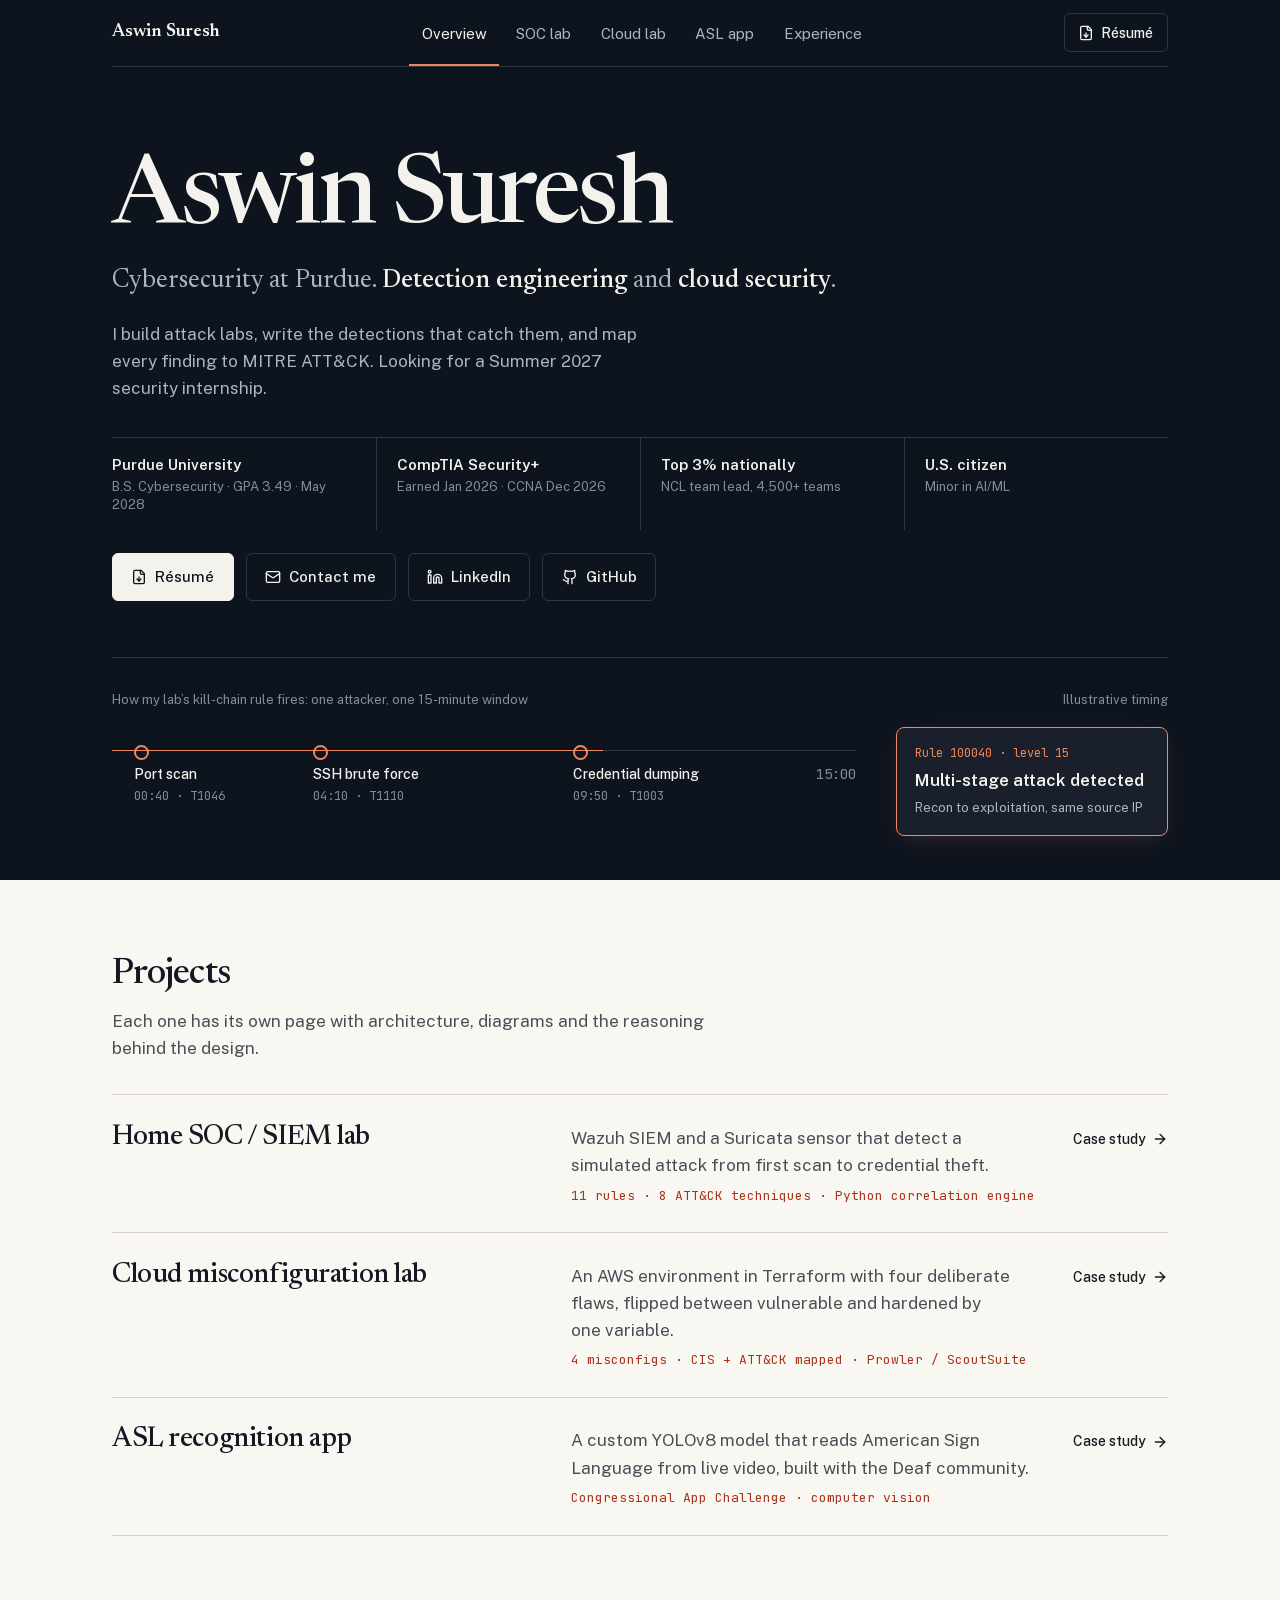
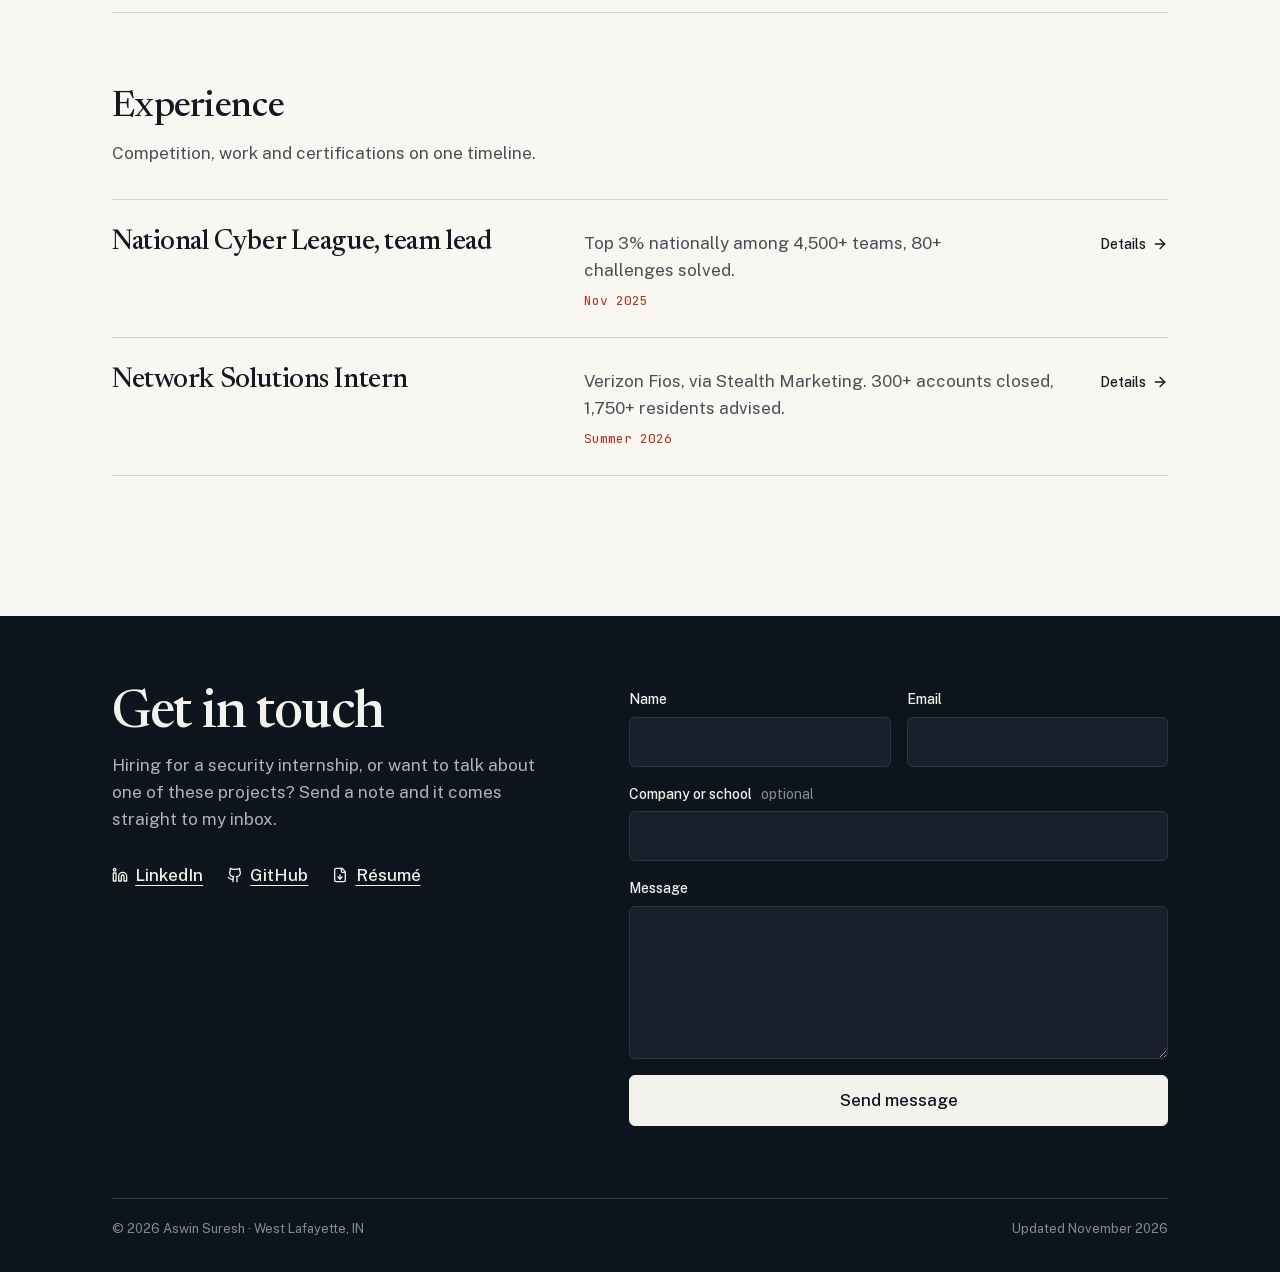
<file: index.html>
<!doctype html>
<html lang="en">
<head>
<meta charset="utf-8">
<meta name="viewport" content="width=device-width, initial-scale=1">
<meta http-equiv="Content-Security-Policy" content="default-src 'self'; style-src 'self' 'unsafe-inline'; img-src 'self' data:; font-src 'self'; script-src 'none'; object-src 'none'; base-uri 'none'; form-action 'self' https://api.web3forms.com">
<meta name="referrer" content="strict-origin-when-cross-origin">
<title>Aswin Suresh · Cybersecurity, Purdue</title>
<meta name="description" content="Aswin Suresh, Purdue cybersecurity student (GPA 3.49, Security+). Detection engineering and cloud security labs. NCL top 3% team lead. Seeking Summer 2027 security internships.">
<meta name="theme-color" content="#151a26">
<link rel="canonical" href="https://aswinsuresh.us.com/">
<link rel="icon" href="/favicon.svg" type="image/svg+xml">
<link rel="apple-touch-icon" href="/apple-touch-icon.png">
<meta property="og:type" content="profile">
<meta property="og:title" content="Aswin Suresh · Cybersecurity">
<meta property="og:description" content="Detection engineering and cloud security labs. Security+, NCL top 3%, Purdue 2028.">
<meta property="og:url" content="https://aswinsuresh.us.com/">
<meta property="og:image" content="https://aswinsuresh.us.com/og.png">
<meta property="og:image:width" content="1200">
<meta property="og:image:height" content="630">
<meta property="og:image:alt" content="Aswin Suresh, Cybersecurity. Detection engineering and cloud security.">
<meta name="twitter:card" content="summary_large_image">
<link rel="preload" href="/fonts/newsreader.woff2" as="font" type="font/woff2" crossorigin>
<link rel="preload" href="/fonts/public-sans.woff2" as="font" type="font/woff2" crossorigin>
<link rel="stylesheet" href="/styles.css">
<script type="application/ld+json">
{"@context":"https://schema.org","@type":"Person","name":"Aswin Suresh","url":"https://aswinsuresh.us.com/",
 "jobTitle":"Cybersecurity student","alumniOf":{"@type":"CollegeOrUniversity","name":"Purdue University"},
 "knowsAbout":["Detection engineering","SIEM","Cloud security","AWS","MITRE ATT&CK","Terraform","Python"],
 "sameAs":["https://www.linkedin.com/in/aswinsuresh473/","https://github.com/aswinsureshche"]}
</script>
</head>
<body>
<a class="skip" href="#main">Skip to content</a>
<svg width="0" height="0" style="position:absolute" aria-hidden="true">
  <symbol id="i-github" viewBox="0 0 24 24" fill="none" stroke="currentColor" stroke-width="2" stroke-linecap="round" stroke-linejoin="round"><path d="M15 22v-4a4.8 4.8 0 0 0-1-3.5c3 0 6-2 6-5.5.08-1.25-.27-2.48-1-3.5.28-1.15.28-2.35 0-3.5 0 0-1 0-3 1.5-2.64-.5-5.36-.5-8 0C6 2 5 2 5 2c-.3 1.15-.3 2.35 0 3.5A5.403 5.403 0 0 0 4 9c0 3.5 3 5.5 6 5.5-.39.49-.68 1.05-.85 1.65-.17.6-.22 1.23-.15 1.85v4"/><path d="M9 18c-4.51 2-5-2-7-2"/></symbol>
  <symbol id="i-linkedin" viewBox="0 0 24 24" fill="none" stroke="currentColor" stroke-width="2" stroke-linecap="round" stroke-linejoin="round"><path d="M16 8a6 6 0 0 1 6 6v7h-4v-7a2 2 0 0 0-2-2 2 2 0 0 0-2 2v7h-4v-7a6 6 0 0 1 6-6z"/><rect width="4" height="12" x="2" y="9"/><circle cx="4" cy="4" r="2"/></symbol>
  <symbol id="i-file" viewBox="0 0 24 24" fill="none" stroke="currentColor" stroke-width="2" stroke-linecap="round" stroke-linejoin="round"><path d="M15 2H6a2 2 0 0 0-2 2v16a2 2 0 0 0 2 2h12a2 2 0 0 0 2-2V7Z"/><path d="M14 2v4a2 2 0 0 0 2 2h4"/><path d="M12 18v-6"/><path d="m9 15 3 3 3-3"/></symbol>
  <symbol id="i-mail" viewBox="0 0 24 24" fill="none" stroke="currentColor" stroke-width="2" stroke-linecap="round" stroke-linejoin="round"><rect width="20" height="16" x="2" y="4" rx="2"/><path d="m22 7-8.97 5.7a1.94 1.94 0 0 1-2.06 0L2 7"/></symbol>
  <symbol id="i-arrow" viewBox="0 0 24 24" fill="none" stroke="currentColor" stroke-width="2" stroke-linecap="round" stroke-linejoin="round"><path d="M5 12h14"/><path d="m12 5 7 7-7 7"/></symbol>
</svg>

<header class="band">
  <div class="wrap">
    <div class="mast">
      <a class="mark" href="/">Aswin Suresh</a>
      <nav class="tabs" aria-label="Site">
        <a href="/" aria-current="page">Overview</a>
        <a href="/soc/">SOC<span class="long"> lab</span></a>
        <a href="/cloud/">Cloud<span class="long"> lab</span></a>
        <a href="/asl/">ASL<span class="long"> app</span></a>
        <a href="/experience/">Experience</a>
      </nav>
      <a class="mast-cta" href="/Aswin_Suresh_Resume.pdf" target="_blank" rel="noopener"><svg class="i" aria-hidden="true"><use href="#i-file"/></svg>Résumé<span class="sr"> (PDF, opens in a new tab)</span></a>
    </div>

    <div class="hero-body">
      <h1>Aswin Suresh</h1>
      <p class="role">Cybersecurity at Purdue. <b>Detection engineering</b> and <b>cloud security</b>.</p>
      <p class="lede">I build attack labs, write the detections that catch them, and map every finding to MITRE ATT&amp;CK. Looking for a Summer 2027 security internship.</p>
      <ul class="creds">
        <li><b>Purdue University</b><span>B.S. Cybersecurity · GPA 3.49 · May 2028</span></li>
        <li><b>CompTIA Security+</b><span>Earned Jan 2026 · CCNA Dec 2026</span></li>
        <li><b>Top 3% nationally</b><span>NCL team lead, 4,500+ teams</span></li>
        <li><b>U.S. citizen</b><span>Minor in AI/ML</span></li>
      </ul>
      <div class="actions">
        <a class="btn primary" href="/Aswin_Suresh_Resume.pdf" target="_blank" rel="noopener"><svg class="i" aria-hidden="true"><use href="#i-file"/></svg>Résumé<span class="sr"> (PDF, opens in a new tab)</span></a>
        <a class="btn" href="#contact"><svg class="i" aria-hidden="true"><use href="#i-mail"/></svg>Contact me</a>
        <a class="btn" href="https://www.linkedin.com/in/aswinsuresh473/" target="_blank" rel="noopener noreferrer"><svg class="i" aria-hidden="true"><use href="#i-linkedin"/></svg>LinkedIn</a>
        <a class="btn" href="https://github.com/aswinsureshche" target="_blank" rel="noopener noreferrer"><svg class="i" aria-hidden="true"><use href="#i-github"/></svg>GitHub</a>
      </div>
    </div>

    <div class="chain" aria-labelledby="chain-cap">
      <p class="cap" id="chain-cap"><span>How my lab’s kill-chain rule fires: one attacker, one 15-minute window</span><span>Illustrative timing</span></p>
      <ol class="track">
        <li style="--t:3%"><b>Port scan</b><span class="mono">00:40 · T1046</span></li>
        <li style="--t:27%"><b>SSH brute force</b><span class="mono">04:10 · T1110</span></li>
        <li style="--t:62%"><b>Credential dumping</b><span class="mono">09:50 · T1003</span></li>
        <li class="tick mono" aria-hidden="true">15:00</li>
      </ol>
      <p class="alert" role="note"><span class="lvl">Rule 100040 · level 15</span><b>Multi-stage attack detected</b><span>Recon to exploitation, same source IP</span></p>
    </div>
  </div>
</header>

<main id="main" class="wrap">
<section aria-labelledby="work-h">
  <h2 class="sec-title" id="work-h">Projects</h2>
  <p class="sec-lede">Each one has its own page with architecture, diagrams and the reasoning behind the design.</p>
  <ul class="index">
    <li><a href="/soc/">
      <h3>Home SOC / SIEM lab</h3>
      <p>Wazuh SIEM and a Suricata sensor that detect a simulated attack from first scan to credential theft.<span class="facts mono">11 rules · 8 ATT&amp;CK techniques · Python correlation engine</span></p>
      <span class="go">Case study <svg class="i" aria-hidden="true"><use href="#i-arrow"/></svg></span>
    </a></li>
    <li><a href="/cloud/">
      <h3>Cloud misconfiguration lab</h3>
      <p>An AWS environment in Terraform with four deliberate flaws, flipped between vulnerable and hardened by one variable.<span class="facts mono">4 misconfigs · CIS + ATT&amp;CK mapped · Prowler / ScoutSuite</span></p>
      <span class="go">Case study <svg class="i" aria-hidden="true"><use href="#i-arrow"/></svg></span>
    </a></li>
    <li><a href="/asl/">
      <h3>ASL recognition app</h3>
      <p>A custom YOLOv8 model that reads American Sign Language from live video, built with the Deaf community.<span class="facts mono">Congressional App Challenge · computer vision</span></p>
      <span class="go">Case study <svg class="i" aria-hidden="true"><use href="#i-arrow"/></svg></span>
    </a></li>
  </ul>
</section>

<section aria-labelledby="exp-h">
  <h2 class="sec-title" id="exp-h">Experience</h2>
  <p class="sec-lede">Competition, work and certifications on one timeline.</p>
  <ul class="index">
    <li><a href="/experience/#ncl">
      <h3>National Cyber League, team lead</h3>
      <p>Top 3% nationally among 4,500+ teams, 80+ challenges solved.<span class="facts mono">Nov 2025</span></p>
      <span class="go">Details <svg class="i" aria-hidden="true"><use href="#i-arrow"/></svg></span>
    </a></li>
    <li><a href="/experience/#verizon">
      <h3>Network Solutions Intern</h3>
      <p>Verizon Fios, via Stealth Marketing. 300+ accounts closed, 1,750+ residents advised.<span class="facts mono">Summer 2026</span></p>
      <span class="go">Details <svg class="i" aria-hidden="true"><use href="#i-arrow"/></svg></span>
    </a></li>
  </ul>
</section>
</main>

<footer class="foot">
  <div class="wrap">
    <div class="foot-in" id="contact">
      <div class="foot-copy">
        <h2>Get in touch</h2>
        <p>Hiring for a security internship, or want to talk about one of these projects? Send a note and it comes straight to my inbox.</p>
        <div class="links">
          <a href="https://www.linkedin.com/in/aswinsuresh473/" target="_blank" rel="noopener noreferrer"><svg class="i" aria-hidden="true"><use href="#i-linkedin"/></svg>LinkedIn</a>
          <a href="https://github.com/aswinsureshche" target="_blank" rel="noopener noreferrer"><svg class="i" aria-hidden="true"><use href="#i-github"/></svg>GitHub</a>
          <a href="/Aswin_Suresh_Resume.pdf" target="_blank" rel="noopener"><svg class="i" aria-hidden="true"><use href="#i-file"/></svg>Résumé</a>
        </div>
      </div>
      <form class="contact-form" action="https://api.web3forms.com/submit" method="POST" aria-label="Contact form">
        <input type="hidden" name="access_key" value="87a8343b-cccd-4882-8a6f-680807763bba">
        <input type="hidden" name="subject" value="New message from aswinsuresh.us.com">
        <input type="hidden" name="from_name" value="aswinsuresh.us.com">
        <input type="hidden" name="redirect" value="https://aswinsuresh.us.com/thanks/">
        <input type="checkbox" name="botcheck" class="hp" tabindex="-1" autocomplete="off" aria-hidden="true">
        <div class="field"><label for="cf-name">Name</label><input id="cf-name" name="name" type="text" autocomplete="name" required maxlength="100"></div>
        <div class="field"><label for="cf-email">Email</label><input id="cf-email" name="email" type="email" autocomplete="email" required maxlength="200"></div>
        <div class="field wide"><label for="cf-org">Company or school <span>optional</span></label><input id="cf-org" name="company" type="text" autocomplete="organization" maxlength="150"></div>
        <div class="field wide"><label for="cf-msg">Message</label><textarea id="cf-msg" name="message" rows="5" required maxlength="5000"></textarea></div>
        <button class="btn primary wide" type="submit">Send message</button>
      </form>
    </div>
    <div class="fine"><span>© 2026 Aswin Suresh · West Lafayette, IN</span><span>Updated November 2026</span></div>
  </div>
</footer>
</body>
</html>
</file>
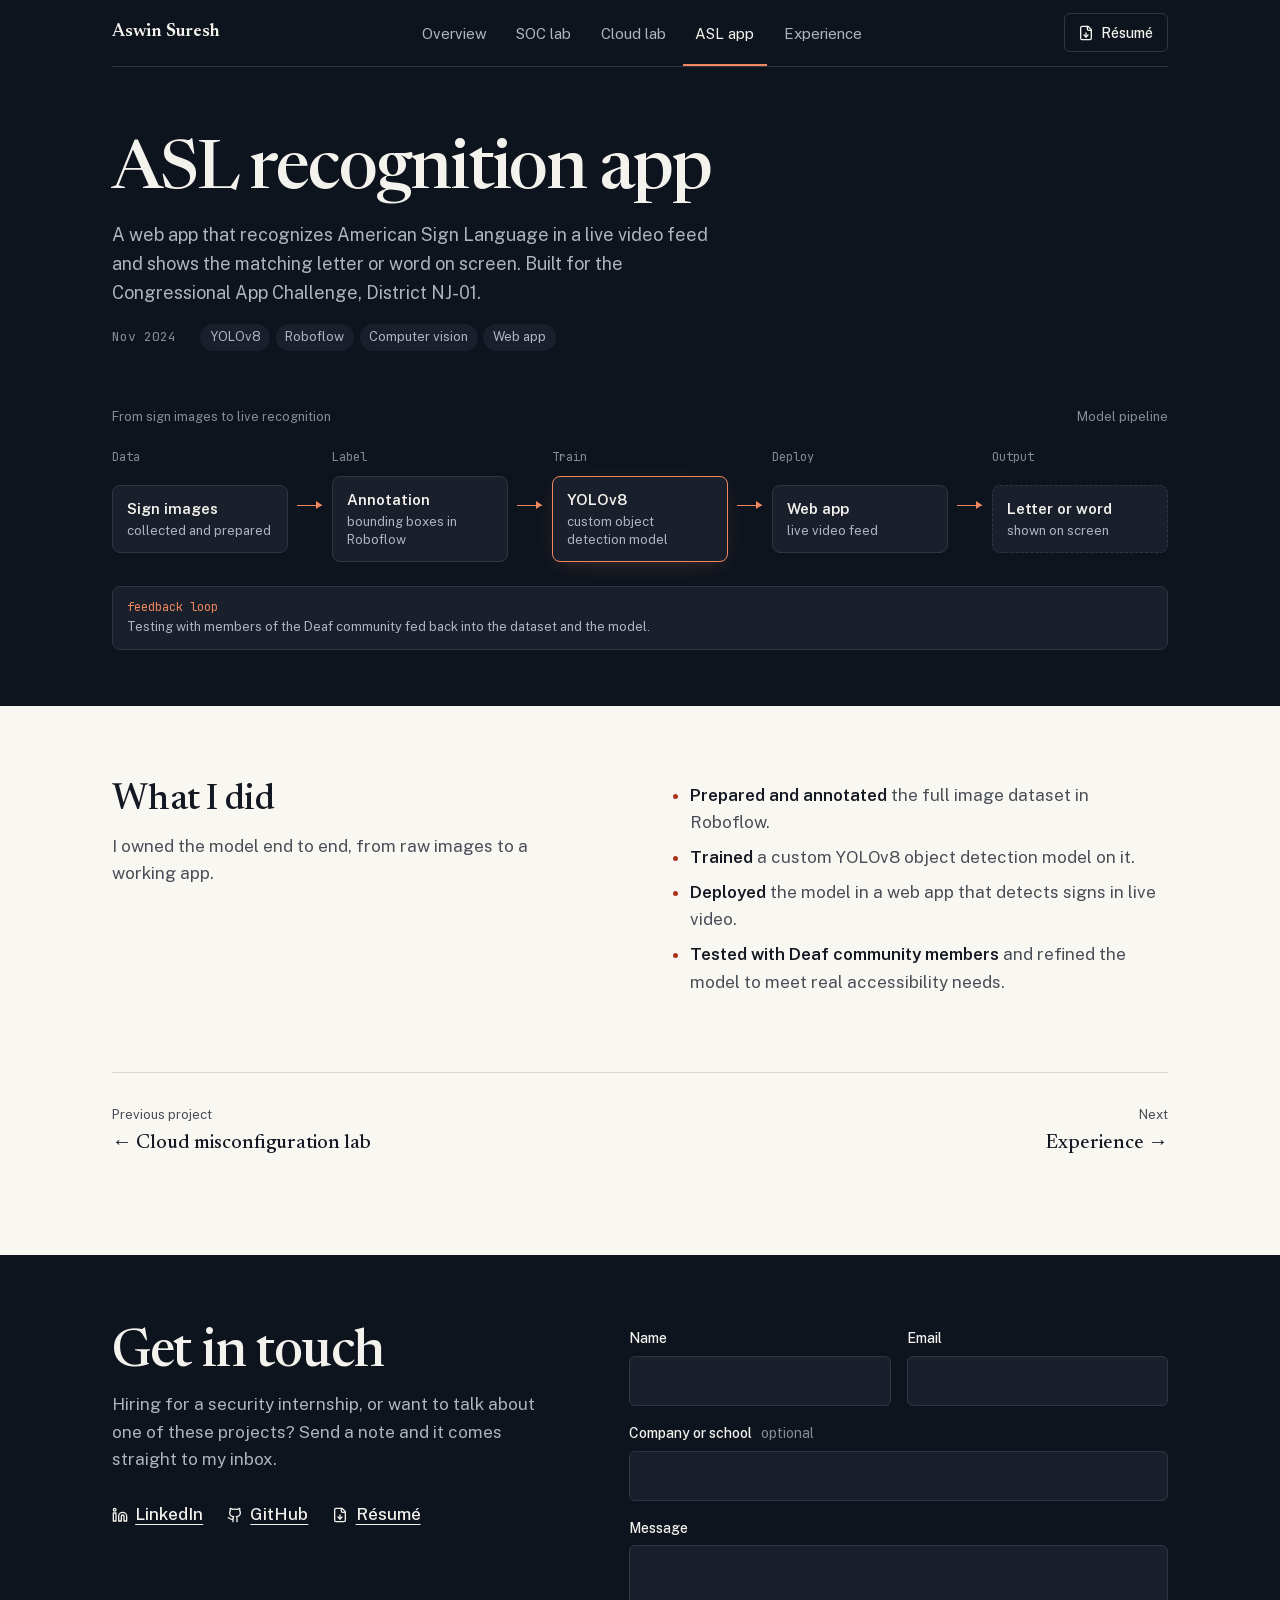
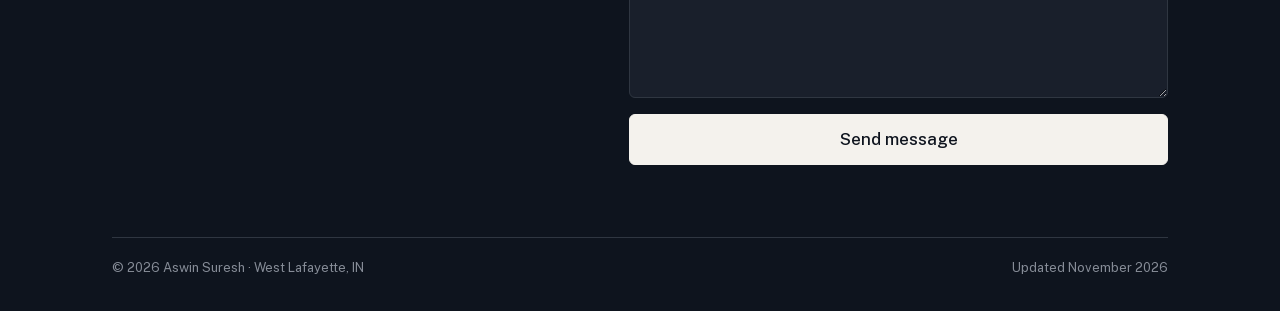
<file: asl/index.html>
<!doctype html>
<html lang="en">
<head>
<meta charset="utf-8">
<meta name="viewport" content="width=device-width, initial-scale=1">
<meta http-equiv="Content-Security-Policy" content="default-src 'self'; style-src 'self' 'unsafe-inline'; img-src 'self' data:; font-src 'self'; script-src 'none'; object-src 'none'; base-uri 'none'; form-action 'self' https://api.web3forms.com">
<meta name="referrer" content="strict-origin-when-cross-origin">
<title>ASL recognition app · Aswin Suresh</title>
<meta name="description" content="Real-time American Sign Language recognition from live video with a custom YOLOv8 model, built for the Congressional App Challenge and tested with the Deaf community.">
<meta name="theme-color" content="#151a26">
<link rel="canonical" href="https://aswinsuresh.us.com/asl/">
<link rel="icon" href="/favicon.svg" type="image/svg+xml">
<link rel="apple-touch-icon" href="/apple-touch-icon.png">
<meta property="og:type" content="profile">
<meta property="og:title" content="ASL recognition app · Aswin Suresh">
<meta property="og:description" content="Real-time American Sign Language recognition from live video with a custom YOLOv8 model, built for the Congressional App Challenge and tested with the Deaf community.">
<meta property="og:url" content="https://aswinsuresh.us.com/asl/">
<meta property="og:image" content="https://aswinsuresh.us.com/og.png">
<meta property="og:image:width" content="1200">
<meta property="og:image:height" content="630">
<meta property="og:image:alt" content="Aswin Suresh, Cybersecurity. Detection engineering and cloud security.">
<meta name="twitter:card" content="summary_large_image">
<link rel="preload" href="/fonts/newsreader.woff2" as="font" type="font/woff2" crossorigin>
<link rel="preload" href="/fonts/public-sans.woff2" as="font" type="font/woff2" crossorigin>
<link rel="stylesheet" href="/styles.css">
</head>
<body>
<a class="skip" href="#main">Skip to content</a>
<svg width="0" height="0" style="position:absolute" aria-hidden="true">
  <symbol id="i-github" viewBox="0 0 24 24" fill="none" stroke="currentColor" stroke-width="2" stroke-linecap="round" stroke-linejoin="round"><path d="M15 22v-4a4.8 4.8 0 0 0-1-3.5c3 0 6-2 6-5.5.08-1.25-.27-2.48-1-3.5.28-1.15.28-2.35 0-3.5 0 0-1 0-3 1.5-2.64-.5-5.36-.5-8 0C6 2 5 2 5 2c-.3 1.15-.3 2.35 0 3.5A5.403 5.403 0 0 0 4 9c0 3.5 3 5.5 6 5.5-.39.49-.68 1.05-.85 1.65-.17.6-.22 1.23-.15 1.85v4"/><path d="M9 18c-4.51 2-5-2-7-2"/></symbol>
  <symbol id="i-linkedin" viewBox="0 0 24 24" fill="none" stroke="currentColor" stroke-width="2" stroke-linecap="round" stroke-linejoin="round"><path d="M16 8a6 6 0 0 1 6 6v7h-4v-7a2 2 0 0 0-2-2 2 2 0 0 0-2 2v7h-4v-7a6 6 0 0 1 6-6z"/><rect width="4" height="12" x="2" y="9"/><circle cx="4" cy="4" r="2"/></symbol>
  <symbol id="i-file" viewBox="0 0 24 24" fill="none" stroke="currentColor" stroke-width="2" stroke-linecap="round" stroke-linejoin="round"><path d="M15 2H6a2 2 0 0 0-2 2v16a2 2 0 0 0 2 2h12a2 2 0 0 0 2-2V7Z"/><path d="M14 2v4a2 2 0 0 0 2 2h4"/><path d="M12 18v-6"/><path d="m9 15 3 3 3-3"/></symbol>
  <symbol id="i-mail" viewBox="0 0 24 24" fill="none" stroke="currentColor" stroke-width="2" stroke-linecap="round" stroke-linejoin="round"><rect width="20" height="16" x="2" y="4" rx="2"/><path d="m22 7-8.97 5.7a1.94 1.94 0 0 1-2.06 0L2 7"/></symbol>
  <symbol id="i-arrow" viewBox="0 0 24 24" fill="none" stroke="currentColor" stroke-width="2" stroke-linecap="round" stroke-linejoin="round"><path d="M5 12h14"/><path d="m12 5 7 7-7 7"/></symbol>
</svg>

<header class="band">
  <div class="wrap">
    <div class="mast">
      <a class="mark" href="/">Aswin Suresh</a>
      <nav class="tabs" aria-label="Site">
        <a href="/">Overview</a>
        <a href="/soc/">SOC<span class="long"> lab</span></a>
        <a href="/cloud/">Cloud<span class="long"> lab</span></a>
        <a href="/asl/" aria-current="page">ASL<span class="long"> app</span></a>
        <a href="/experience/">Experience</a>
      </nav>
      <a class="mast-cta" href="/Aswin_Suresh_Resume.pdf" target="_blank" rel="noopener"><svg class="i" aria-hidden="true"><use href="#i-file"/></svg>Résumé<span class="sr"> (PDF, opens in a new tab)</span></a>
    </div>


    <div class="page-head">
      <h1>ASL recognition app</h1>
      <p class="lede">A web app that recognizes American Sign Language in a live video feed and shows the matching letter or word on screen. Built for the Congressional App Challenge, District NJ-01.</p>
      <div class="meta">
        <span class="mono">Nov 2024</span>
        <ul class="tags" aria-label="Stack"><li>YOLOv8</li><li>Roboflow</li><li>Computer vision</li><li>Web app</li></ul>
      </div>
    </div>
    <figure class="band-figure" aria-labelledby="ml-cap">
      <p class="cap"><span id="ml-cap">From sign images to live recognition</span><span>Model pipeline</span></p>
      <ol class="flow">
        <li class="lane"><span class="lane-label">Data</span><div class="grow"><div class="node"><b>Sign images</b><span>collected and prepared</span></div></div></li>
        <li class="lane"><span class="lane-label">Label</span><div class="grow"><div class="node"><b>Annotation</b><span>bounding boxes in Roboflow</span></div></div></li>
        <li class="lane"><span class="lane-label">Train</span><div class="grow"><div class="node hot"><b>YOLOv8</b><span>custom object detection model</span></div></div></li>
        <li class="lane"><span class="lane-label">Deploy</span><div class="grow"><div class="node"><b>Web app</b><span>live video feed</span></div></div></li>
        <li class="lane"><span class="lane-label">Output</span><div class="grow"><div class="node out"><b>Letter or word</b><span>shown on screen</span></div></div></li>
      </ol>
      <p class="node" style="margin-top:1.5rem"><span class="mono">feedback loop</span><span>Testing with members of the Deaf community fed back into the dataset and the model.</span></p>
    </figure>
  </div>
</header>

<main id="main" class="wrap">

<section aria-labelledby="did-h">
  <div class="split">
    <div>
      <h2 class="sec-title" id="did-h">What I did</h2>
      <p class="sec-lede">I owned the model end to end, from raw images to a working app.</p>
    </div>
    <ul class="points">
      <li><strong>Prepared and annotated</strong> the full image dataset in Roboflow.</li>
      <li><strong>Trained</strong> a custom YOLOv8 object detection model on it.</li>
      <li><strong>Deployed</strong> the model in a web app that detects signs in live video.</li>
      <li><strong>Tested with Deaf community members</strong> and refined the model to meet real accessibility needs.</li>
    </ul>
  </div>
</section>

<nav class="pager" aria-label="Projects">
  <a href="/cloud/"><span>Previous project</span><b>← Cloud misconfiguration lab</b></a>
  <a class="next" href="/experience/"><span>Next</span><b>Experience →</b></a>
</nav>
</main>

<footer class="foot">
  <div class="wrap">
    <div class="foot-in" id="contact">
      <div class="foot-copy">
        <h2>Get in touch</h2>
        <p>Hiring for a security internship, or want to talk about one of these projects? Send a note and it comes straight to my inbox.</p>
        <div class="links">
          <a href="https://www.linkedin.com/in/aswinsuresh473/" target="_blank" rel="noopener noreferrer"><svg class="i" aria-hidden="true"><use href="#i-linkedin"/></svg>LinkedIn</a>
          <a href="https://github.com/aswinsureshche" target="_blank" rel="noopener noreferrer"><svg class="i" aria-hidden="true"><use href="#i-github"/></svg>GitHub</a>
          <a href="/Aswin_Suresh_Resume.pdf" target="_blank" rel="noopener"><svg class="i" aria-hidden="true"><use href="#i-file"/></svg>Résumé</a>
        </div>
      </div>
      <form class="contact-form" action="https://api.web3forms.com/submit" method="POST" aria-label="Contact form">
        <input type="hidden" name="access_key" value="87a8343b-cccd-4882-8a6f-680807763bba">
        <input type="hidden" name="subject" value="New message from aswinsuresh.us.com">
        <input type="hidden" name="from_name" value="aswinsuresh.us.com">
        <input type="hidden" name="redirect" value="https://aswinsuresh.us.com/thanks/">
        <input type="checkbox" name="botcheck" class="hp" tabindex="-1" autocomplete="off" aria-hidden="true">
        <div class="field"><label for="cf-name">Name</label><input id="cf-name" name="name" type="text" autocomplete="name" required maxlength="100"></div>
        <div class="field"><label for="cf-email">Email</label><input id="cf-email" name="email" type="email" autocomplete="email" required maxlength="200"></div>
        <div class="field wide"><label for="cf-org">Company or school <span>optional</span></label><input id="cf-org" name="company" type="text" autocomplete="organization" maxlength="150"></div>
        <div class="field wide"><label for="cf-msg">Message</label><textarea id="cf-msg" name="message" rows="5" required maxlength="5000"></textarea></div>
        <button class="btn primary wide" type="submit">Send message</button>
      </form>
    </div>
    <div class="fine"><span>© 2026 Aswin Suresh · West Lafayette, IN</span><span>Updated November 2026</span></div>
  </div>
</footer>
</body>
</html>
</file>
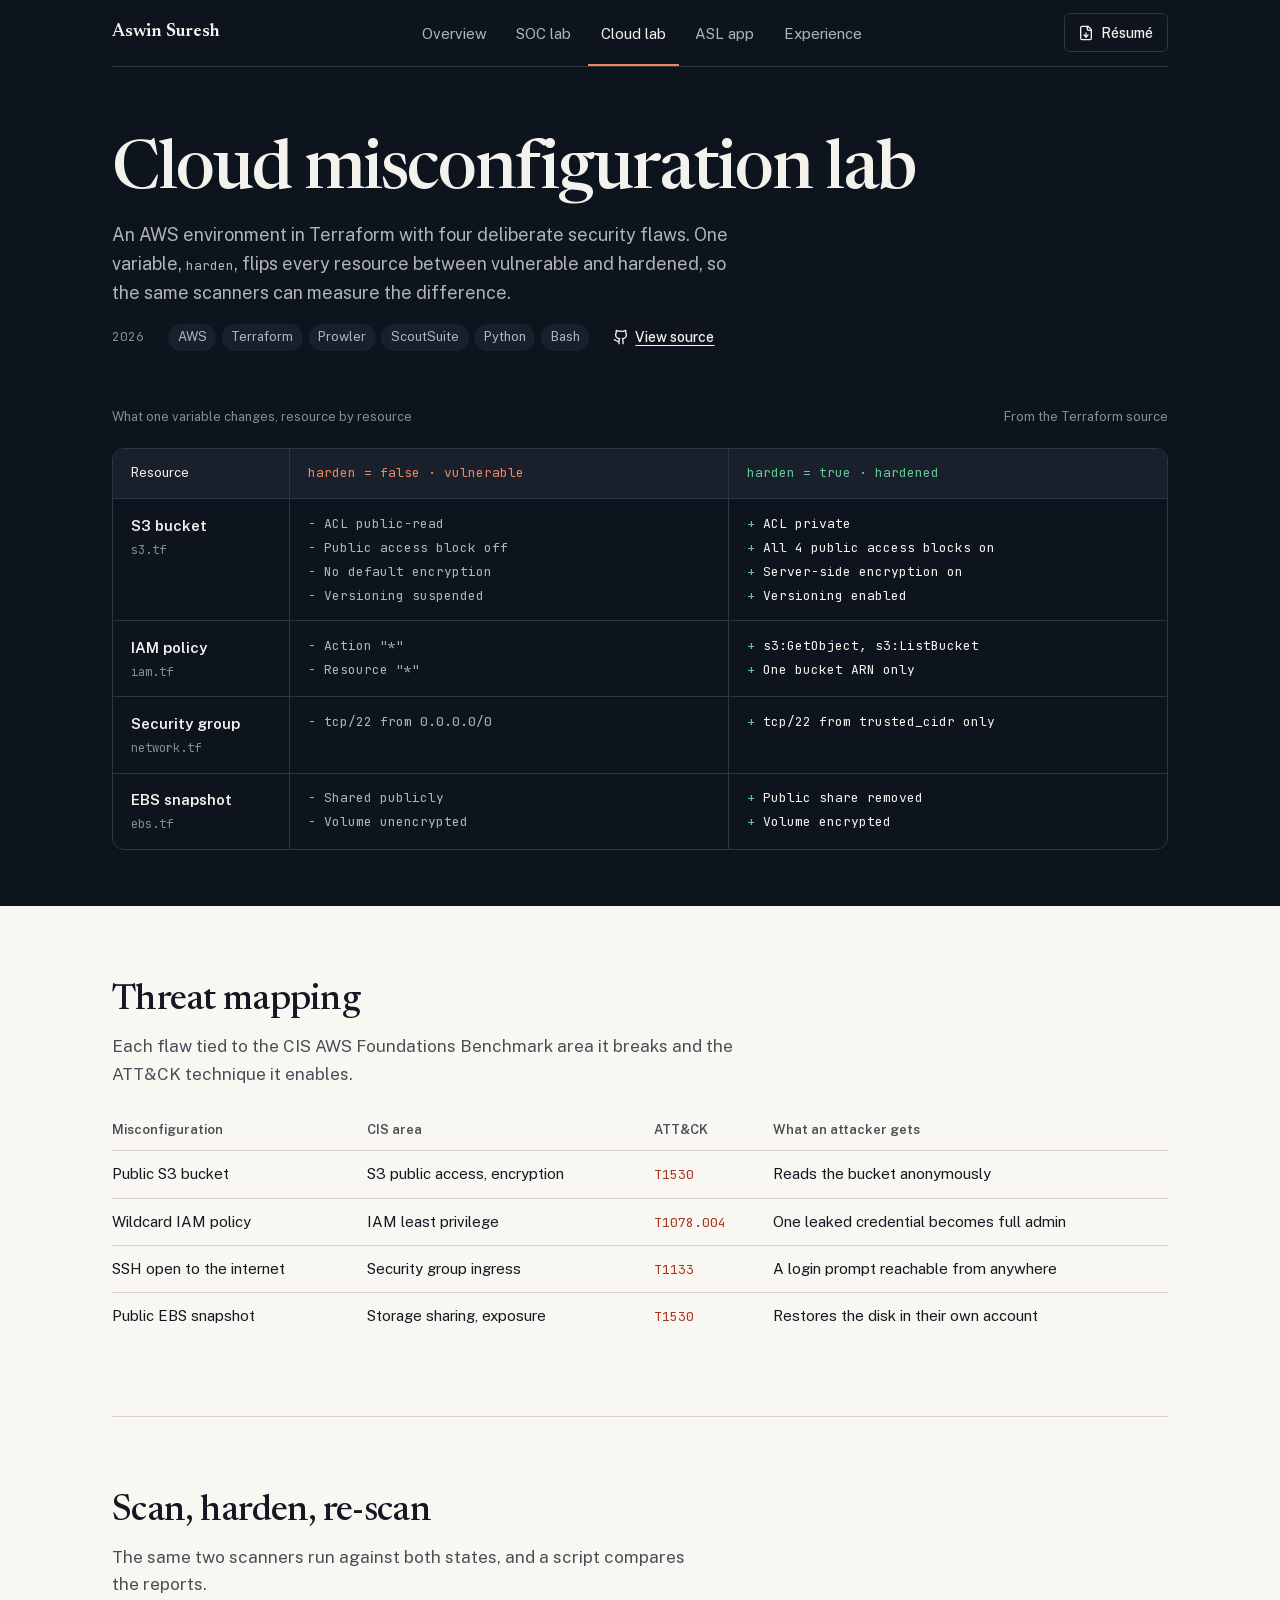
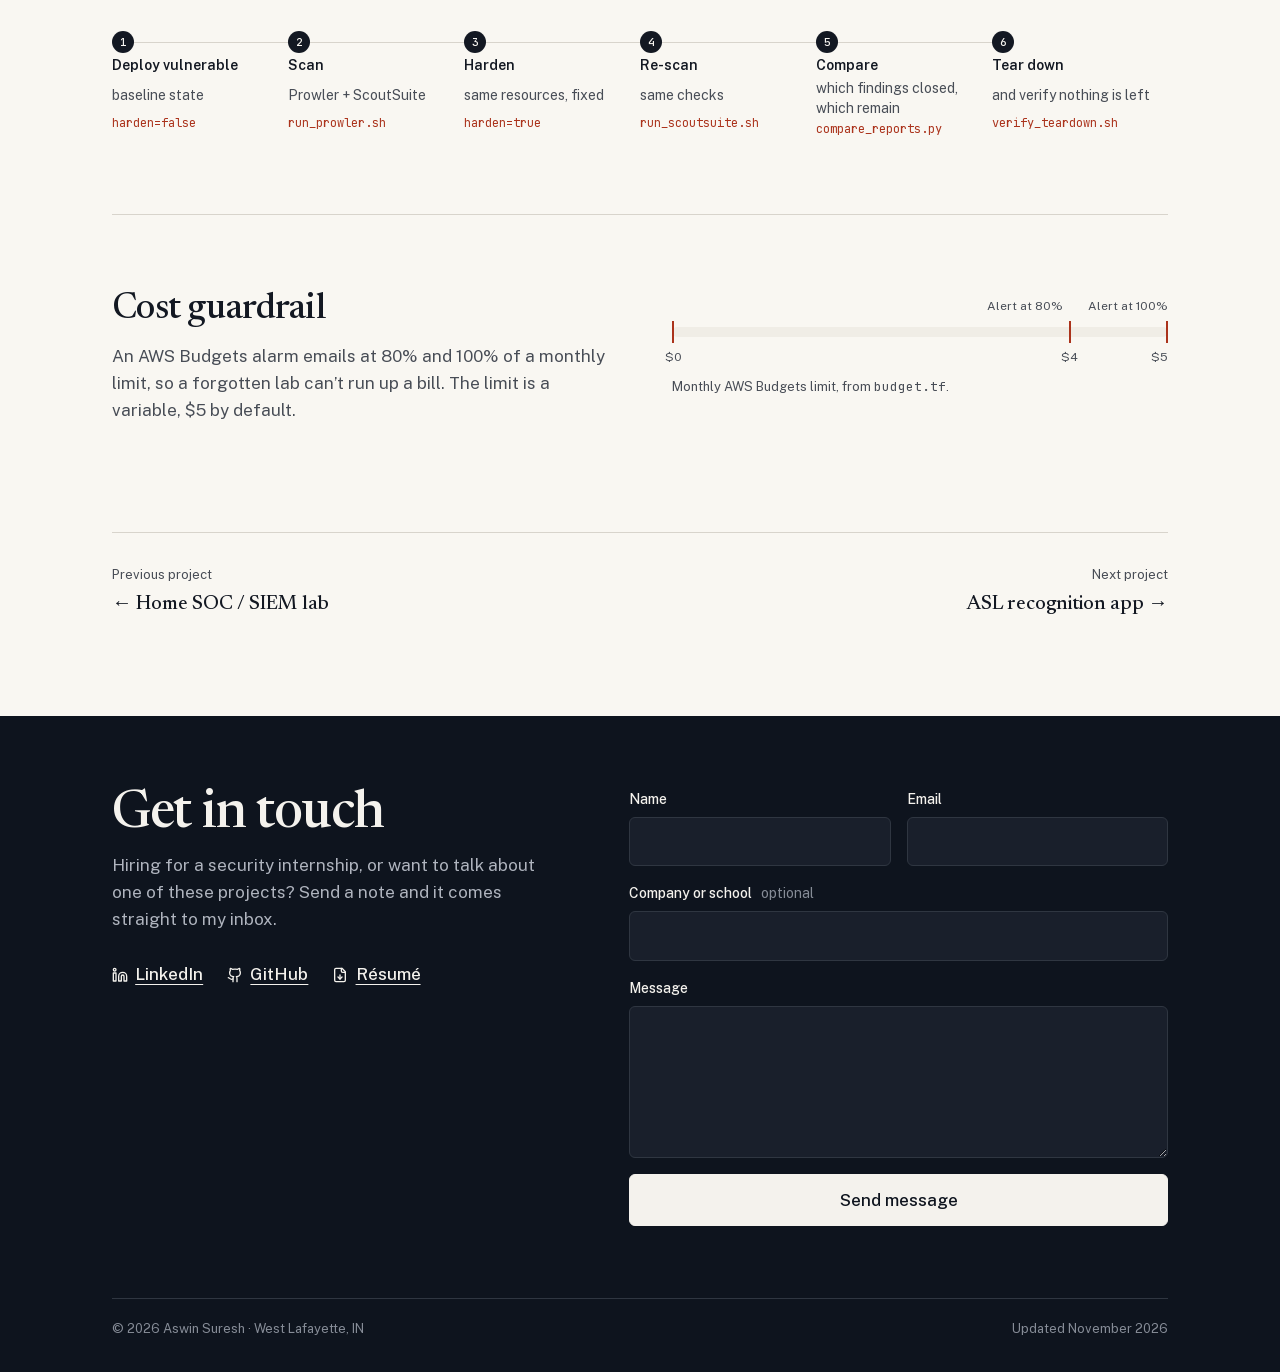
<file: cloud/index.html>
<!doctype html>
<html lang="en">
<head>
<meta charset="utf-8">
<meta name="viewport" content="width=device-width, initial-scale=1">
<meta http-equiv="Content-Security-Policy" content="default-src 'self'; style-src 'self' 'unsafe-inline'; img-src 'self' data:; font-src 'self'; script-src 'none'; object-src 'none'; base-uri 'none'; form-action 'self' https://api.web3forms.com">
<meta name="referrer" content="strict-origin-when-cross-origin">
<title>Cloud misconfiguration lab · Aswin Suresh</title>
<meta name="description" content="AWS lab in Terraform with four deliberate misconfigurations, toggled vulnerable or hardened by one variable, mapped to CIS and MITRE ATT&amp;CK and scanned with Prowler and ScoutSuite.">
<meta name="theme-color" content="#151a26">
<link rel="canonical" href="https://aswinsuresh.us.com/cloud/">
<link rel="icon" href="/favicon.svg" type="image/svg+xml">
<link rel="apple-touch-icon" href="/apple-touch-icon.png">
<meta property="og:type" content="profile">
<meta property="og:title" content="Cloud misconfiguration lab · Aswin Suresh">
<meta property="og:description" content="AWS lab in Terraform with four deliberate misconfigurations, toggled vulnerable or hardened by one variable, mapped to CIS and MITRE ATT&amp;CK and scanned with Prowler and ScoutSuite.">
<meta property="og:url" content="https://aswinsuresh.us.com/cloud/">
<meta property="og:image" content="https://aswinsuresh.us.com/og.png">
<meta property="og:image:width" content="1200">
<meta property="og:image:height" content="630">
<meta property="og:image:alt" content="Aswin Suresh, Cybersecurity. Detection engineering and cloud security.">
<meta name="twitter:card" content="summary_large_image">
<link rel="preload" href="/fonts/newsreader.woff2" as="font" type="font/woff2" crossorigin>
<link rel="preload" href="/fonts/public-sans.woff2" as="font" type="font/woff2" crossorigin>
<link rel="stylesheet" href="/styles.css">
</head>
<body>
<a class="skip" href="#main">Skip to content</a>
<svg width="0" height="0" style="position:absolute" aria-hidden="true">
  <symbol id="i-github" viewBox="0 0 24 24" fill="none" stroke="currentColor" stroke-width="2" stroke-linecap="round" stroke-linejoin="round"><path d="M15 22v-4a4.8 4.8 0 0 0-1-3.5c3 0 6-2 6-5.5.08-1.25-.27-2.48-1-3.5.28-1.15.28-2.35 0-3.5 0 0-1 0-3 1.5-2.64-.5-5.36-.5-8 0C6 2 5 2 5 2c-.3 1.15-.3 2.35 0 3.5A5.403 5.403 0 0 0 4 9c0 3.5 3 5.5 6 5.5-.39.49-.68 1.05-.85 1.65-.17.6-.22 1.23-.15 1.85v4"/><path d="M9 18c-4.51 2-5-2-7-2"/></symbol>
  <symbol id="i-linkedin" viewBox="0 0 24 24" fill="none" stroke="currentColor" stroke-width="2" stroke-linecap="round" stroke-linejoin="round"><path d="M16 8a6 6 0 0 1 6 6v7h-4v-7a2 2 0 0 0-2-2 2 2 0 0 0-2 2v7h-4v-7a6 6 0 0 1 6-6z"/><rect width="4" height="12" x="2" y="9"/><circle cx="4" cy="4" r="2"/></symbol>
  <symbol id="i-file" viewBox="0 0 24 24" fill="none" stroke="currentColor" stroke-width="2" stroke-linecap="round" stroke-linejoin="round"><path d="M15 2H6a2 2 0 0 0-2 2v16a2 2 0 0 0 2 2h12a2 2 0 0 0 2-2V7Z"/><path d="M14 2v4a2 2 0 0 0 2 2h4"/><path d="M12 18v-6"/><path d="m9 15 3 3 3-3"/></symbol>
  <symbol id="i-mail" viewBox="0 0 24 24" fill="none" stroke="currentColor" stroke-width="2" stroke-linecap="round" stroke-linejoin="round"><rect width="20" height="16" x="2" y="4" rx="2"/><path d="m22 7-8.97 5.7a1.94 1.94 0 0 1-2.06 0L2 7"/></symbol>
  <symbol id="i-arrow" viewBox="0 0 24 24" fill="none" stroke="currentColor" stroke-width="2" stroke-linecap="round" stroke-linejoin="round"><path d="M5 12h14"/><path d="m12 5 7 7-7 7"/></symbol>
</svg>

<header class="band">
  <div class="wrap">
    <div class="mast">
      <a class="mark" href="/">Aswin Suresh</a>
      <nav class="tabs" aria-label="Site">
        <a href="/">Overview</a>
        <a href="/soc/">SOC<span class="long"> lab</span></a>
        <a href="/cloud/" aria-current="page">Cloud<span class="long"> lab</span></a>
        <a href="/asl/">ASL<span class="long"> app</span></a>
        <a href="/experience/">Experience</a>
      </nav>
      <a class="mast-cta" href="/Aswin_Suresh_Resume.pdf" target="_blank" rel="noopener"><svg class="i" aria-hidden="true"><use href="#i-file"/></svg>Résumé<span class="sr"> (PDF, opens in a new tab)</span></a>
    </div>


    <div class="page-head">
      <h1>Cloud misconfiguration lab</h1>
      <p class="lede">An AWS environment in Terraform with four deliberate security flaws. One variable, <code class="mono">harden</code>, flips every resource between vulnerable and hardened, so the same scanners can measure the difference.</p>
      <div class="meta">
        <span class="mono">2026</span>
        <ul class="tags" aria-label="Stack"><li>AWS</li><li>Terraform</li><li>Prowler</li><li>ScoutSuite</li><li>Python</li><li>Bash</li></ul>
        <a href="https://github.com/aswinsureshche/cloud-misconfig-lab" target="_blank" rel="noopener noreferrer"><svg class="i" aria-hidden="true"><use href="#i-github"/></svg>View source</a>
      </div>
    </div>
    <figure class="band-figure" aria-labelledby="diff-cap">
      <p class="cap"><span id="diff-cap">What one variable changes, resource by resource</span><span>From the Terraform source</span></p>
      <div class="diff">
        <div class="diff-row diff-head"><span>Resource</span><span class="bad-h mono">harden = false · vulnerable</span><span class="good-h mono">harden = true · hardened</span></div>
        <div class="diff-row">
          <h3>S3 bucket<span>s3.tf</span></h3>
          <div class="bad"><p class="diff-tag">vulnerable</p><ul><li>ACL public-read</li><li>Public access block off</li><li>No default encryption</li><li>Versioning suspended</li></ul></div>
          <div class="good"><p class="diff-tag">hardened</p><ul><li>ACL private</li><li>All 4 public access blocks on</li><li>Server-side encryption on</li><li>Versioning enabled</li></ul></div>
        </div>
        <div class="diff-row">
          <h3>IAM policy<span>iam.tf</span></h3>
          <div class="bad"><p class="diff-tag">vulnerable</p><ul><li>Action "*"</li><li>Resource "*"</li></ul></div>
          <div class="good"><p class="diff-tag">hardened</p><ul><li>s3:GetObject, s3:ListBucket</li><li>One bucket ARN only</li></ul></div>
        </div>
        <div class="diff-row">
          <h3>Security group<span>network.tf</span></h3>
          <div class="bad"><p class="diff-tag">vulnerable</p><ul><li>tcp/22 from 0.0.0.0/0</li></ul></div>
          <div class="good"><p class="diff-tag">hardened</p><ul><li>tcp/22 from trusted_cidr only</li></ul></div>
        </div>
        <div class="diff-row">
          <h3>EBS snapshot<span>ebs.tf</span></h3>
          <div class="bad"><p class="diff-tag">vulnerable</p><ul><li>Shared publicly</li><li>Volume unencrypted</li></ul></div>
          <div class="good"><p class="diff-tag">hardened</p><ul><li>Public share removed</li><li>Volume encrypted</li></ul></div>
        </div>
      </div>
    </figure>
  </div>
</header>

<main id="main" class="wrap">

<section aria-labelledby="map-h">
  <h2 class="sec-title" id="map-h">Threat mapping</h2>
  <p class="sec-lede">Each flaw tied to the CIS AWS Foundations Benchmark area it breaks and the ATT&amp;CK technique it enables.</p>
  <div class="table-scroll">
  <table class="data">
    <thead><tr><th scope="col">Misconfiguration</th><th scope="col">CIS area</th><th scope="col">ATT&amp;CK</th><th scope="col">What an attacker gets</th></tr></thead>
    <tbody>
      <tr><td>Public S3 bucket</td><td>S3 public access, encryption</td><td class="mono">T1530</td><td>Reads the bucket anonymously</td></tr>
      <tr><td>Wildcard IAM policy</td><td>IAM least privilege</td><td class="mono">T1078.004</td><td>One leaked credential becomes full admin</td></tr>
      <tr><td>SSH open to the internet</td><td>Security group ingress</td><td class="mono">T1133</td><td>A login prompt reachable from anywhere</td></tr>
      <tr><td>Public EBS snapshot</td><td>Storage sharing, exposure</td><td class="mono">T1530</td><td>Restores the disk in their own account</td></tr>
    </tbody>
  </table>
  </div>
</section>

<section aria-labelledby="loop-h">
  <h2 class="sec-title" id="loop-h">Scan, harden, re-scan</h2>
  <p class="sec-lede">The same two scanners run against both states, and a script compares the reports.</p>
  <ol class="steps">
    <li><b>Deploy vulnerable</b><span>baseline state</span><span class="mono">harden=false</span></li>
    <li><b>Scan</b><span>Prowler + ScoutSuite</span><span class="mono">run_prowler.sh</span></li>
    <li><b>Harden</b><span>same resources, fixed</span><span class="mono">harden=true</span></li>
    <li><b>Re-scan</b><span>same checks</span><span class="mono">run_scoutsuite.sh</span></li>
    <li><b>Compare</b><span>which findings closed, which remain</span><span class="mono">compare_reports.py</span></li>
    <li><b>Tear down</b><span>and verify nothing is left</span><span class="mono">verify_teardown.sh</span></li>
  </ol>
</section>

<section aria-labelledby="cost-h">
  <div class="split">
    <div>
      <h2 class="sec-title" id="cost-h">Cost guardrail</h2>
      <p class="sec-lede">An AWS Budgets alarm emails at 80% and 100% of a monthly limit, so a forgotten lab can’t run up a bill. The limit is a variable, $5 by default.</p>
    </div>
    <figure>
      <div class="meter" role="img" aria-label="Budget scale from $0 to $5 with alerts at $4 and $5">
        <span class="mk" style="--x:0%"><span class="dn">$0</span></span>
        <span class="mk" style="--x:80%"><span class="up l">Alert at 80%</span><span class="dn">$4</span></span>
        <span class="mk end"><span class="up">Alert at 100%</span><span class="dn">$5</span></span>
      </div>
      <figcaption>Monthly AWS Budgets limit, from <code class="mono">budget.tf</code>.</figcaption>
    </figure>
  </div>
</section>

<nav class="pager" aria-label="Projects">
  <a href="/soc/"><span>Previous project</span><b>← Home SOC / SIEM lab</b></a>
  <a class="next" href="/asl/"><span>Next project</span><b>ASL recognition app →</b></a>
</nav>
</main>

<footer class="foot">
  <div class="wrap">
    <div class="foot-in" id="contact">
      <div class="foot-copy">
        <h2>Get in touch</h2>
        <p>Hiring for a security internship, or want to talk about one of these projects? Send a note and it comes straight to my inbox.</p>
        <div class="links">
          <a href="https://www.linkedin.com/in/aswinsuresh473/" target="_blank" rel="noopener noreferrer"><svg class="i" aria-hidden="true"><use href="#i-linkedin"/></svg>LinkedIn</a>
          <a href="https://github.com/aswinsureshche" target="_blank" rel="noopener noreferrer"><svg class="i" aria-hidden="true"><use href="#i-github"/></svg>GitHub</a>
          <a href="/Aswin_Suresh_Resume.pdf" target="_blank" rel="noopener"><svg class="i" aria-hidden="true"><use href="#i-file"/></svg>Résumé</a>
        </div>
      </div>
      <form class="contact-form" action="https://api.web3forms.com/submit" method="POST" aria-label="Contact form">
        <input type="hidden" name="access_key" value="87a8343b-cccd-4882-8a6f-680807763bba">
        <input type="hidden" name="subject" value="New message from aswinsuresh.us.com">
        <input type="hidden" name="from_name" value="aswinsuresh.us.com">
        <input type="hidden" name="redirect" value="https://aswinsuresh.us.com/thanks/">
        <input type="checkbox" name="botcheck" class="hp" tabindex="-1" autocomplete="off" aria-hidden="true">
        <div class="field"><label for="cf-name">Name</label><input id="cf-name" name="name" type="text" autocomplete="name" required maxlength="100"></div>
        <div class="field"><label for="cf-email">Email</label><input id="cf-email" name="email" type="email" autocomplete="email" required maxlength="200"></div>
        <div class="field wide"><label for="cf-org">Company or school <span>optional</span></label><input id="cf-org" name="company" type="text" autocomplete="organization" maxlength="150"></div>
        <div class="field wide"><label for="cf-msg">Message</label><textarea id="cf-msg" name="message" rows="5" required maxlength="5000"></textarea></div>
        <button class="btn primary wide" type="submit">Send message</button>
      </form>
    </div>
    <div class="fine"><span>© 2026 Aswin Suresh · West Lafayette, IN</span><span>Updated November 2026</span></div>
  </div>
</footer>
</body>
</html>
</file>
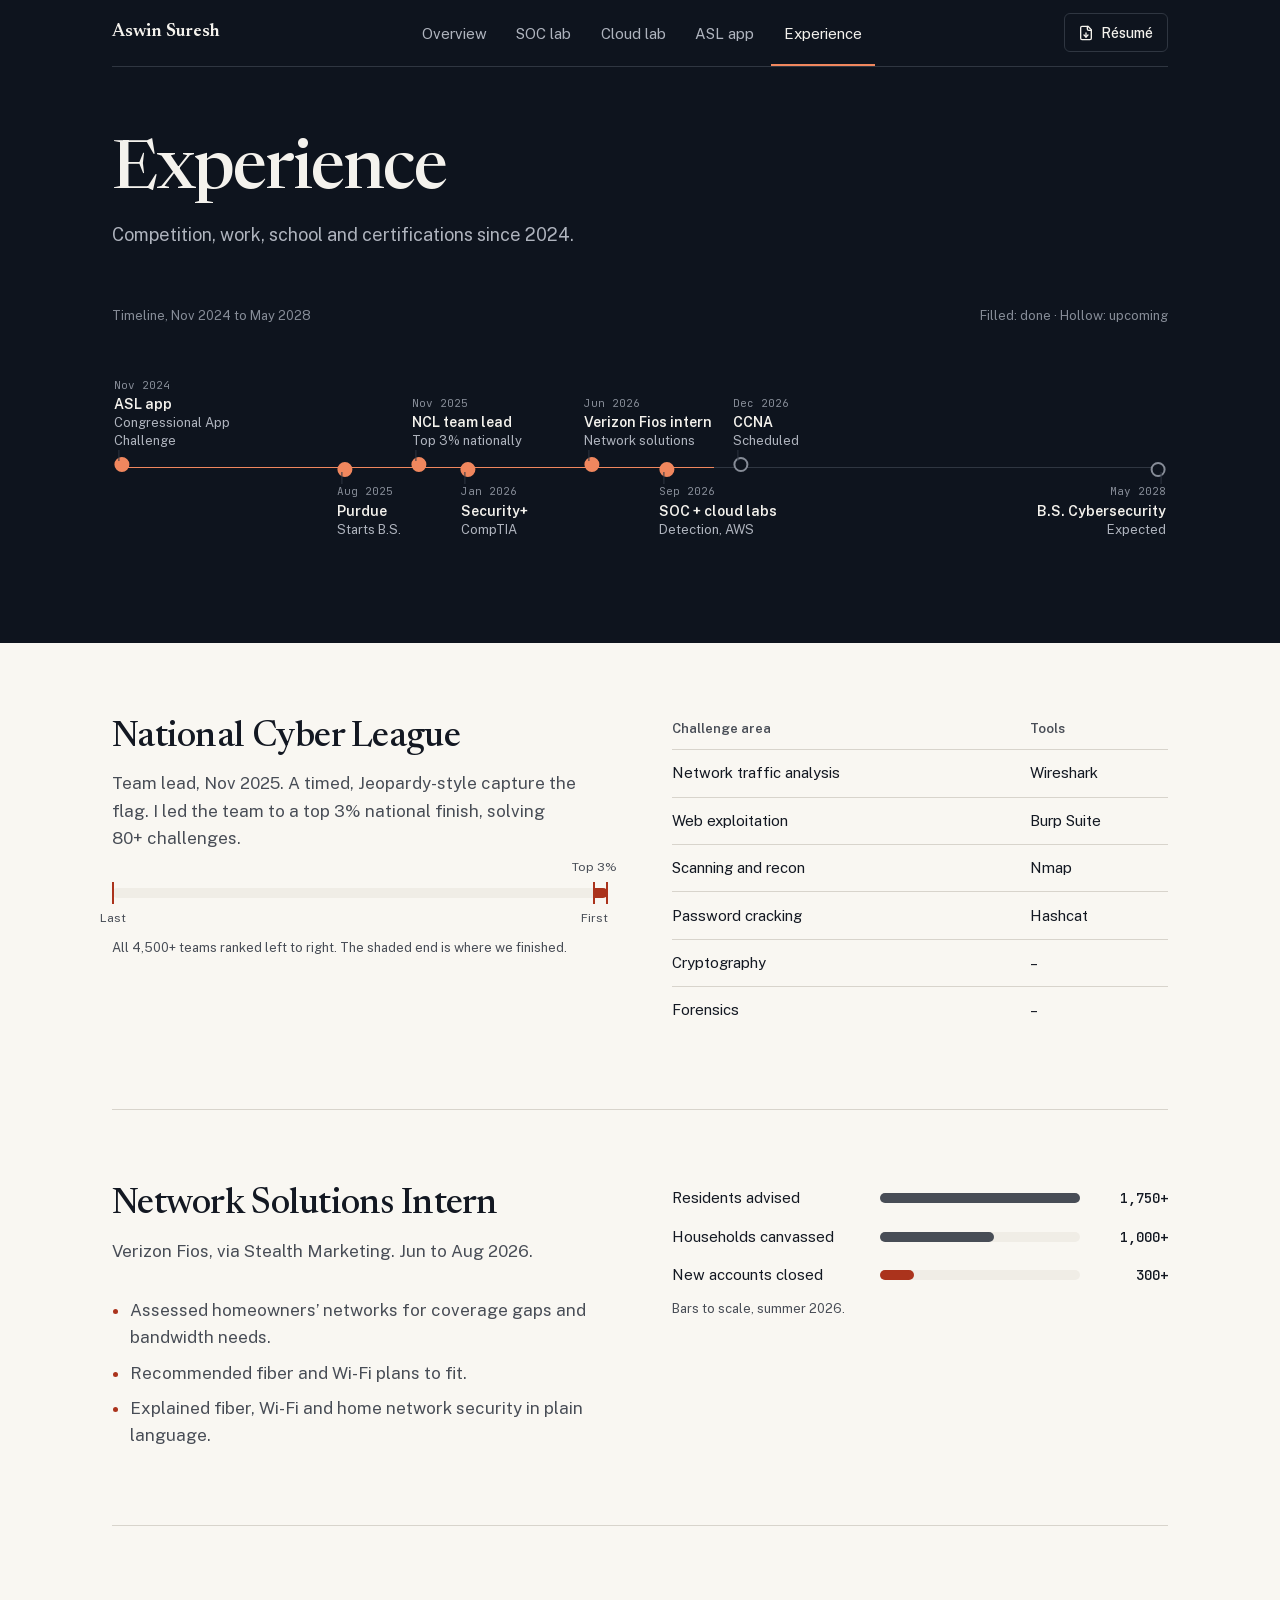
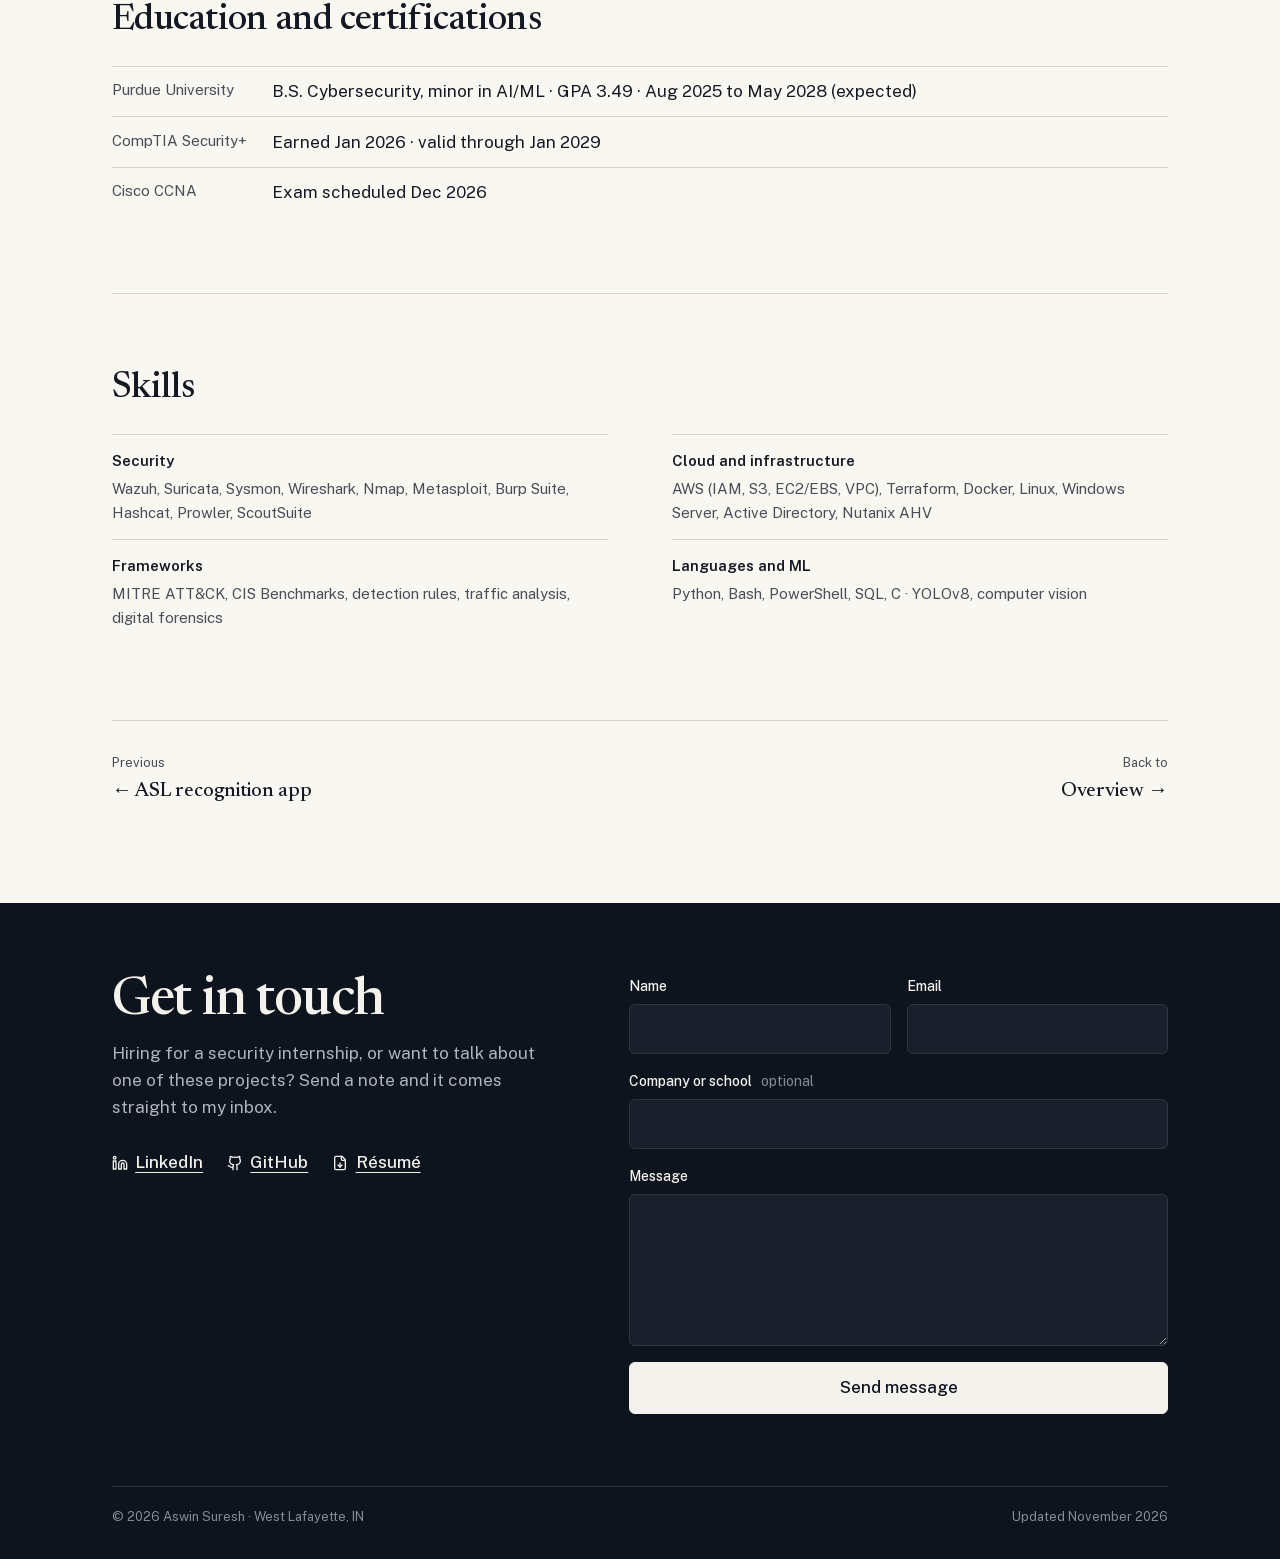
<file: experience/index.html>
<!doctype html>
<html lang="en">
<head>
<meta charset="utf-8">
<meta name="viewport" content="width=device-width, initial-scale=1">
<meta http-equiv="Content-Security-Policy" content="default-src 'self'; style-src 'self' 'unsafe-inline'; img-src 'self' data:; font-src 'self'; script-src 'none'; object-src 'none'; base-uri 'none'; form-action 'self' https://api.web3forms.com">
<meta name="referrer" content="strict-origin-when-cross-origin">
<title>Experience · Aswin Suresh</title>
<meta name="description" content="Aswin Suresh: NCL team lead (top 3% of 4,500+ teams), Verizon Fios network solutions intern, Purdue B.S. Cybersecurity (GPA 3.49), CompTIA Security+.">
<meta name="theme-color" content="#151a26">
<link rel="canonical" href="https://aswinsuresh.us.com/experience/">
<link rel="icon" href="/favicon.svg" type="image/svg+xml">
<link rel="apple-touch-icon" href="/apple-touch-icon.png">
<meta property="og:type" content="profile">
<meta property="og:title" content="Experience · Aswin Suresh">
<meta property="og:description" content="Aswin Suresh: NCL team lead (top 3% of 4,500+ teams), Verizon Fios network solutions intern, Purdue B.S. Cybersecurity (GPA 3.49), CompTIA Security+.">
<meta property="og:url" content="https://aswinsuresh.us.com/experience/">
<meta property="og:image" content="https://aswinsuresh.us.com/og.png">
<meta property="og:image:width" content="1200">
<meta property="og:image:height" content="630">
<meta property="og:image:alt" content="Aswin Suresh, Cybersecurity. Detection engineering and cloud security.">
<meta name="twitter:card" content="summary_large_image">
<link rel="preload" href="/fonts/newsreader.woff2" as="font" type="font/woff2" crossorigin>
<link rel="preload" href="/fonts/public-sans.woff2" as="font" type="font/woff2" crossorigin>
<link rel="stylesheet" href="/styles.css">
</head>
<body>
<a class="skip" href="#main">Skip to content</a>
<svg width="0" height="0" style="position:absolute" aria-hidden="true">
  <symbol id="i-github" viewBox="0 0 24 24" fill="none" stroke="currentColor" stroke-width="2" stroke-linecap="round" stroke-linejoin="round"><path d="M15 22v-4a4.8 4.8 0 0 0-1-3.5c3 0 6-2 6-5.5.08-1.25-.27-2.48-1-3.5.28-1.15.28-2.35 0-3.5 0 0-1 0-3 1.5-2.64-.5-5.36-.5-8 0C6 2 5 2 5 2c-.3 1.15-.3 2.35 0 3.5A5.403 5.403 0 0 0 4 9c0 3.5 3 5.5 6 5.5-.39.49-.68 1.05-.85 1.65-.17.6-.22 1.23-.15 1.85v4"/><path d="M9 18c-4.51 2-5-2-7-2"/></symbol>
  <symbol id="i-linkedin" viewBox="0 0 24 24" fill="none" stroke="currentColor" stroke-width="2" stroke-linecap="round" stroke-linejoin="round"><path d="M16 8a6 6 0 0 1 6 6v7h-4v-7a2 2 0 0 0-2-2 2 2 0 0 0-2 2v7h-4v-7a6 6 0 0 1 6-6z"/><rect width="4" height="12" x="2" y="9"/><circle cx="4" cy="4" r="2"/></symbol>
  <symbol id="i-file" viewBox="0 0 24 24" fill="none" stroke="currentColor" stroke-width="2" stroke-linecap="round" stroke-linejoin="round"><path d="M15 2H6a2 2 0 0 0-2 2v16a2 2 0 0 0 2 2h12a2 2 0 0 0 2-2V7Z"/><path d="M14 2v4a2 2 0 0 0 2 2h4"/><path d="M12 18v-6"/><path d="m9 15 3 3 3-3"/></symbol>
  <symbol id="i-mail" viewBox="0 0 24 24" fill="none" stroke="currentColor" stroke-width="2" stroke-linecap="round" stroke-linejoin="round"><rect width="20" height="16" x="2" y="4" rx="2"/><path d="m22 7-8.97 5.7a1.94 1.94 0 0 1-2.06 0L2 7"/></symbol>
  <symbol id="i-arrow" viewBox="0 0 24 24" fill="none" stroke="currentColor" stroke-width="2" stroke-linecap="round" stroke-linejoin="round"><path d="M5 12h14"/><path d="m12 5 7 7-7 7"/></symbol>
</svg>

<header class="band">
  <div class="wrap">
    <div class="mast">
      <a class="mark" href="/">Aswin Suresh</a>
      <nav class="tabs" aria-label="Site">
        <a href="/">Overview</a>
        <a href="/soc/">SOC<span class="long"> lab</span></a>
        <a href="/cloud/">Cloud<span class="long"> lab</span></a>
        <a href="/asl/">ASL<span class="long"> app</span></a>
        <a href="/experience/" aria-current="page">Experience</a>
      </nav>
      <a class="mast-cta" href="/Aswin_Suresh_Resume.pdf" target="_blank" rel="noopener"><svg class="i" aria-hidden="true"><use href="#i-file"/></svg>Résumé<span class="sr"> (PDF, opens in a new tab)</span></a>
    </div>


    <div class="page-head">
      <h1>Experience</h1>
      <p class="lede">Competition, work, school and certifications since 2024.</p>
    </div>
    <figure class="band-figure" aria-labelledby="tl-cap">
      <p class="cap"><span id="tl-cap">Timeline, Nov 2024 to May 2028</span><span>Filled: done · Hollow: upcoming</span></p>
      <ol class="career" style="--now:57.1%;--now-v:72%">
        <li class="up" style="--t:0%"><span class="mono">Nov 2024</span><b>ASL app</b><span>Congressional App Challenge</span></li>
        <li class="dn" style="--t:21.4%;width:7rem"><span class="mono">Aug 2025</span><b>Purdue</b><span>Starts B.S.</span></li>
        <li class="up" style="--t:28.6%"><span class="mono">Nov 2025</span><b>NCL team lead</b><span>Top 3% nationally</span></li>
        <li class="dn" style="--t:33.3%"><span class="mono">Jan 2026</span><b>Security+</b><span>CompTIA</span></li>
        <li class="up" style="--t:45.2%"><span class="mono">Jun 2026</span><b>Verizon Fios intern</b><span>Network solutions</span></li>
        <li class="dn" style="--t:52.4%"><span class="mono">Sep 2026</span><b>SOC + cloud labs</b><span>Detection, AWS</span></li>
        <li class="up next" style="--t:59.5%"><span class="mono">Dec 2026</span><b>CCNA</b><span>Scheduled</span></li>
        <li class="dn next end" style="--t:100%"><span class="mono">May 2028</span><b>B.S. Cybersecurity</b><span>Expected</span></li>
      </ol>
    </figure>
  </div>
</header>

<main id="main" class="wrap">

<section id="ncl" aria-labelledby="ncl-h">
  <div class="split">
    <div>
      <h2 class="sec-title" id="ncl-h">National Cyber League</h2>
      <p class="sec-lede">Team lead, Nov 2025. A timed, Jeopardy-style capture the flag. I led the team to a top 3% national finish, solving 80+ challenges.</p>
      <figure>
        <div class="meter rank" role="img" aria-label="Final rank in the top 3% of 4,500+ teams">
          <span class="fill"></span>
          <span class="mk" style="--x:0%"><span class="dn">Last</span></span>
          <span class="mk" style="--x:97%"><span class="up">Top 3%</span></span>
          <span class="mk end"><span class="dn">First</span></span>
        </div>
        <figcaption>All 4,500+ teams ranked left to right. The shaded end is where we finished.</figcaption>
      </figure>
    </div>
    <table class="data">
      <thead><tr><th scope="col">Challenge area</th><th scope="col">Tools</th></tr></thead>
      <tbody>
        <tr><td>Network traffic analysis</td><td>Wireshark</td></tr>
        <tr><td>Web exploitation</td><td>Burp Suite</td></tr>
        <tr><td>Scanning and recon</td><td>Nmap</td></tr>
        <tr><td>Password cracking</td><td>Hashcat</td></tr>
        <tr><td>Cryptography</td><td>–</td></tr>
        <tr><td>Forensics</td><td>–</td></tr>
      </tbody>
    </table>
  </div>
</section>

<section id="verizon" aria-labelledby="vz-h">
  <div class="split">
    <div>
      <h2 class="sec-title" id="vz-h">Network Solutions Intern</h2>
      <p class="sec-lede">Verizon Fios, via Stealth Marketing. Jun to Aug 2026.</p>
      <ul class="points">
        <li>Assessed homeowners’ networks for coverage gaps and bandwidth needs.</li>
        <li>Recommended fiber and Wi-Fi plans to fit.</li>
        <li>Explained fiber, Wi-Fi and home network security in plain language.</li>
      </ul>
    </div>
    <figure>
      <ul class="bars">
        <li><span>Residents advised</span><i style="--w:100%"></i><b>1,750+</b></li>
        <li><span>Households canvassed</span><i style="--w:57%"></i><b>1,000+</b></li>
        <li><span>New accounts closed</span><i style="--w:17%"></i><b>300+</b></li>
      </ul>
      <figcaption>Bars to scale, summer 2026.</figcaption>
    </figure>
  </div>
</section>

<section aria-labelledby="edu-h">
  <h2 class="sec-title" id="edu-h">Education and certifications</h2>
  <dl class="kv" style="margin-top:1.5rem">
    <dt>Purdue University</dt><dd>B.S. Cybersecurity, minor in AI/ML · GPA 3.49 · Aug 2025 to May 2028 (expected)</dd>
    <dt>CompTIA Security+</dt><dd>Earned Jan 2026 · valid through Jan 2029</dd>
    <dt>Cisco CCNA</dt><dd>Exam scheduled Dec 2026</dd>
  </dl>
</section>

<section aria-labelledby="skills-h">
  <h2 class="sec-title" id="skills-h">Skills</h2>
  <dl class="skills" style="margin-top:1.5rem">
    <div><dt>Security</dt><dd>Wazuh, Suricata, Sysmon, Wireshark, Nmap, Metasploit, Burp Suite, Hashcat, Prowler, ScoutSuite</dd></div>
    <div><dt>Cloud and infrastructure</dt><dd>AWS (IAM, S3, EC2/EBS, VPC), Terraform, Docker, Linux, Windows Server, Active Directory, Nutanix AHV</dd></div>
    <div><dt>Frameworks</dt><dd>MITRE ATT&amp;CK, CIS Benchmarks, detection rules, traffic analysis, digital forensics</dd></div>
    <div><dt>Languages and ML</dt><dd>Python, Bash, PowerShell, SQL, C · YOLOv8, computer vision</dd></div>
  </dl>
</section>

<nav class="pager" aria-label="Pages">
  <a href="/asl/"><span>Previous</span><b>← ASL recognition app</b></a>
  <a class="next" href="/"><span>Back to</span><b>Overview →</b></a>
</nav>
</main>

<footer class="foot">
  <div class="wrap">
    <div class="foot-in" id="contact">
      <div class="foot-copy">
        <h2>Get in touch</h2>
        <p>Hiring for a security internship, or want to talk about one of these projects? Send a note and it comes straight to my inbox.</p>
        <div class="links">
          <a href="https://www.linkedin.com/in/aswinsuresh473/" target="_blank" rel="noopener noreferrer"><svg class="i" aria-hidden="true"><use href="#i-linkedin"/></svg>LinkedIn</a>
          <a href="https://github.com/aswinsureshche" target="_blank" rel="noopener noreferrer"><svg class="i" aria-hidden="true"><use href="#i-github"/></svg>GitHub</a>
          <a href="/Aswin_Suresh_Resume.pdf" target="_blank" rel="noopener"><svg class="i" aria-hidden="true"><use href="#i-file"/></svg>Résumé</a>
        </div>
      </div>
      <form class="contact-form" action="https://api.web3forms.com/submit" method="POST" aria-label="Contact form">
        <input type="hidden" name="access_key" value="87a8343b-cccd-4882-8a6f-680807763bba">
        <input type="hidden" name="subject" value="New message from aswinsuresh.us.com">
        <input type="hidden" name="from_name" value="aswinsuresh.us.com">
        <input type="hidden" name="redirect" value="https://aswinsuresh.us.com/thanks/">
        <input type="checkbox" name="botcheck" class="hp" tabindex="-1" autocomplete="off" aria-hidden="true">
        <div class="field"><label for="cf-name">Name</label><input id="cf-name" name="name" type="text" autocomplete="name" required maxlength="100"></div>
        <div class="field"><label for="cf-email">Email</label><input id="cf-email" name="email" type="email" autocomplete="email" required maxlength="200"></div>
        <div class="field wide"><label for="cf-org">Company or school <span>optional</span></label><input id="cf-org" name="company" type="text" autocomplete="organization" maxlength="150"></div>
        <div class="field wide"><label for="cf-msg">Message</label><textarea id="cf-msg" name="message" rows="5" required maxlength="5000"></textarea></div>
        <button class="btn primary wide" type="submit">Send message</button>
      </form>
    </div>
    <div class="fine"><span>© 2026 Aswin Suresh · West Lafayette, IN</span><span>Updated November 2026</span></div>
  </div>
</footer>
</body>
</html>
</file>
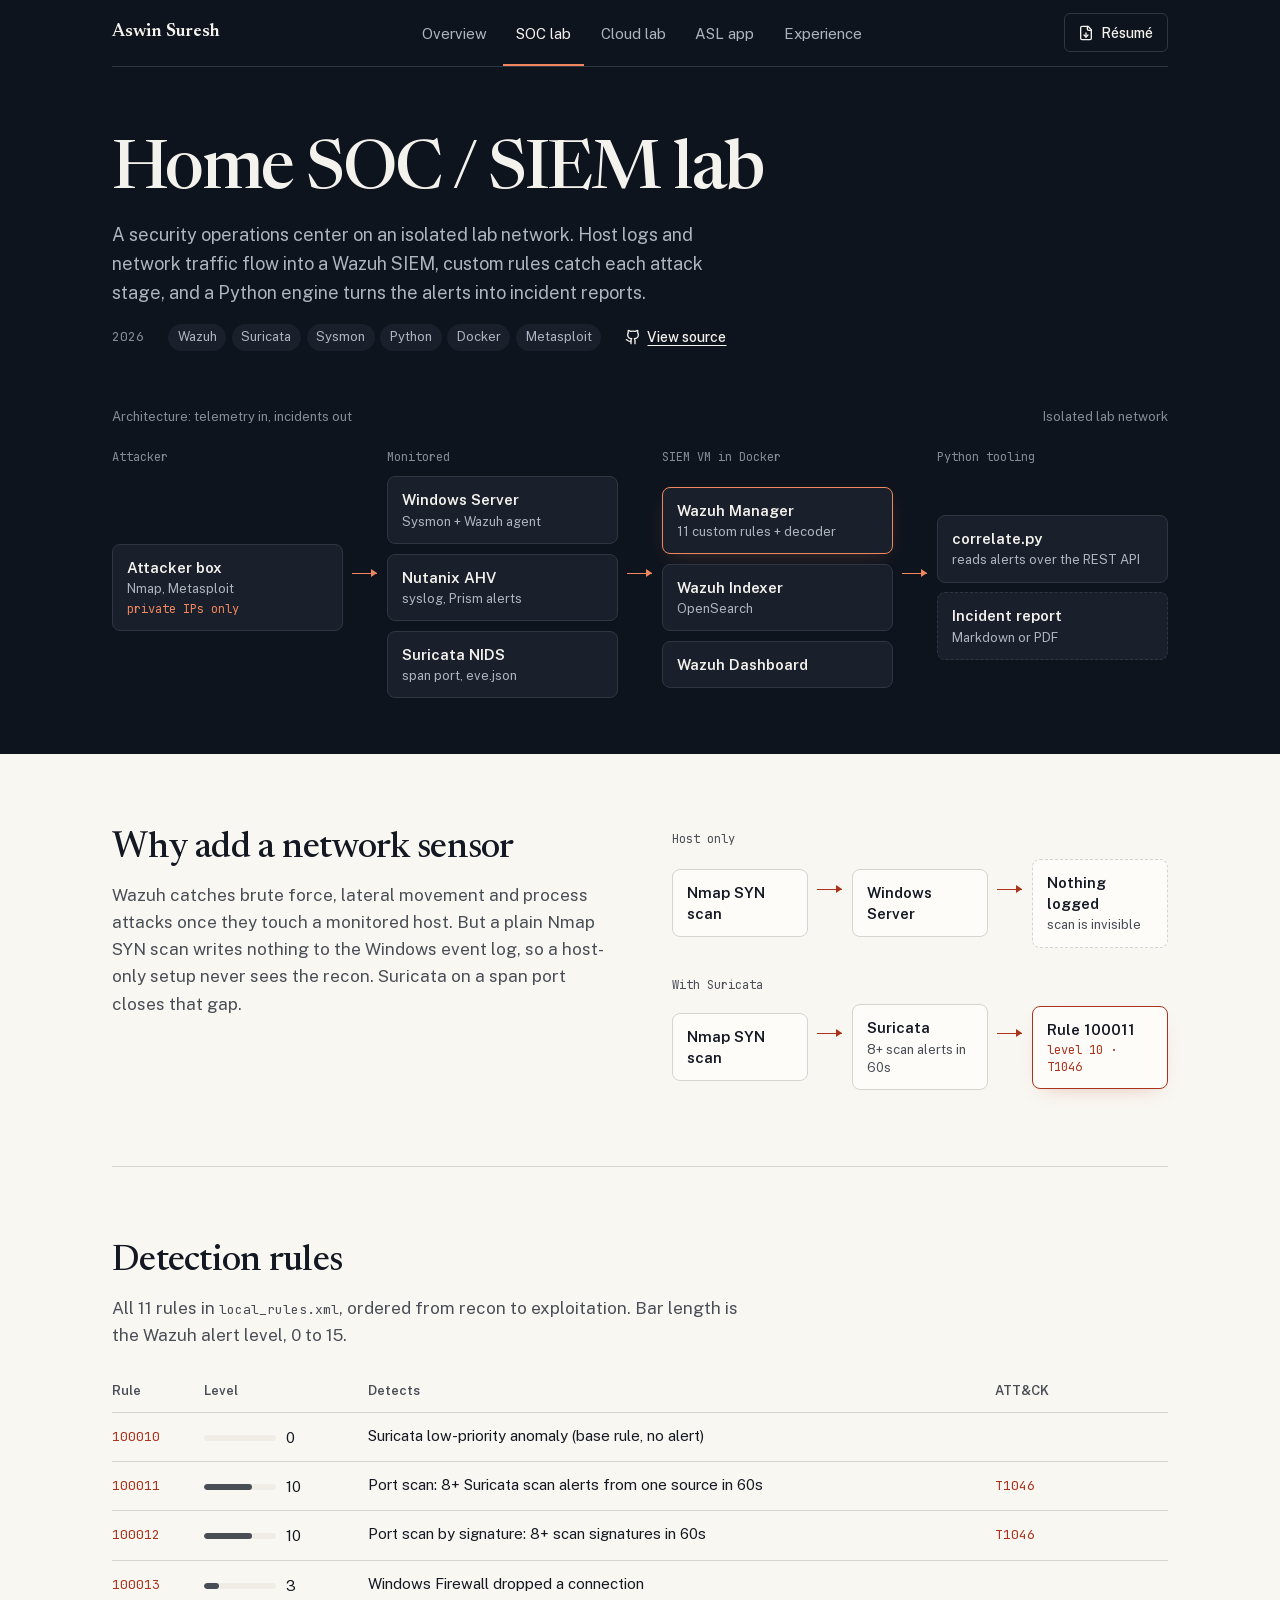
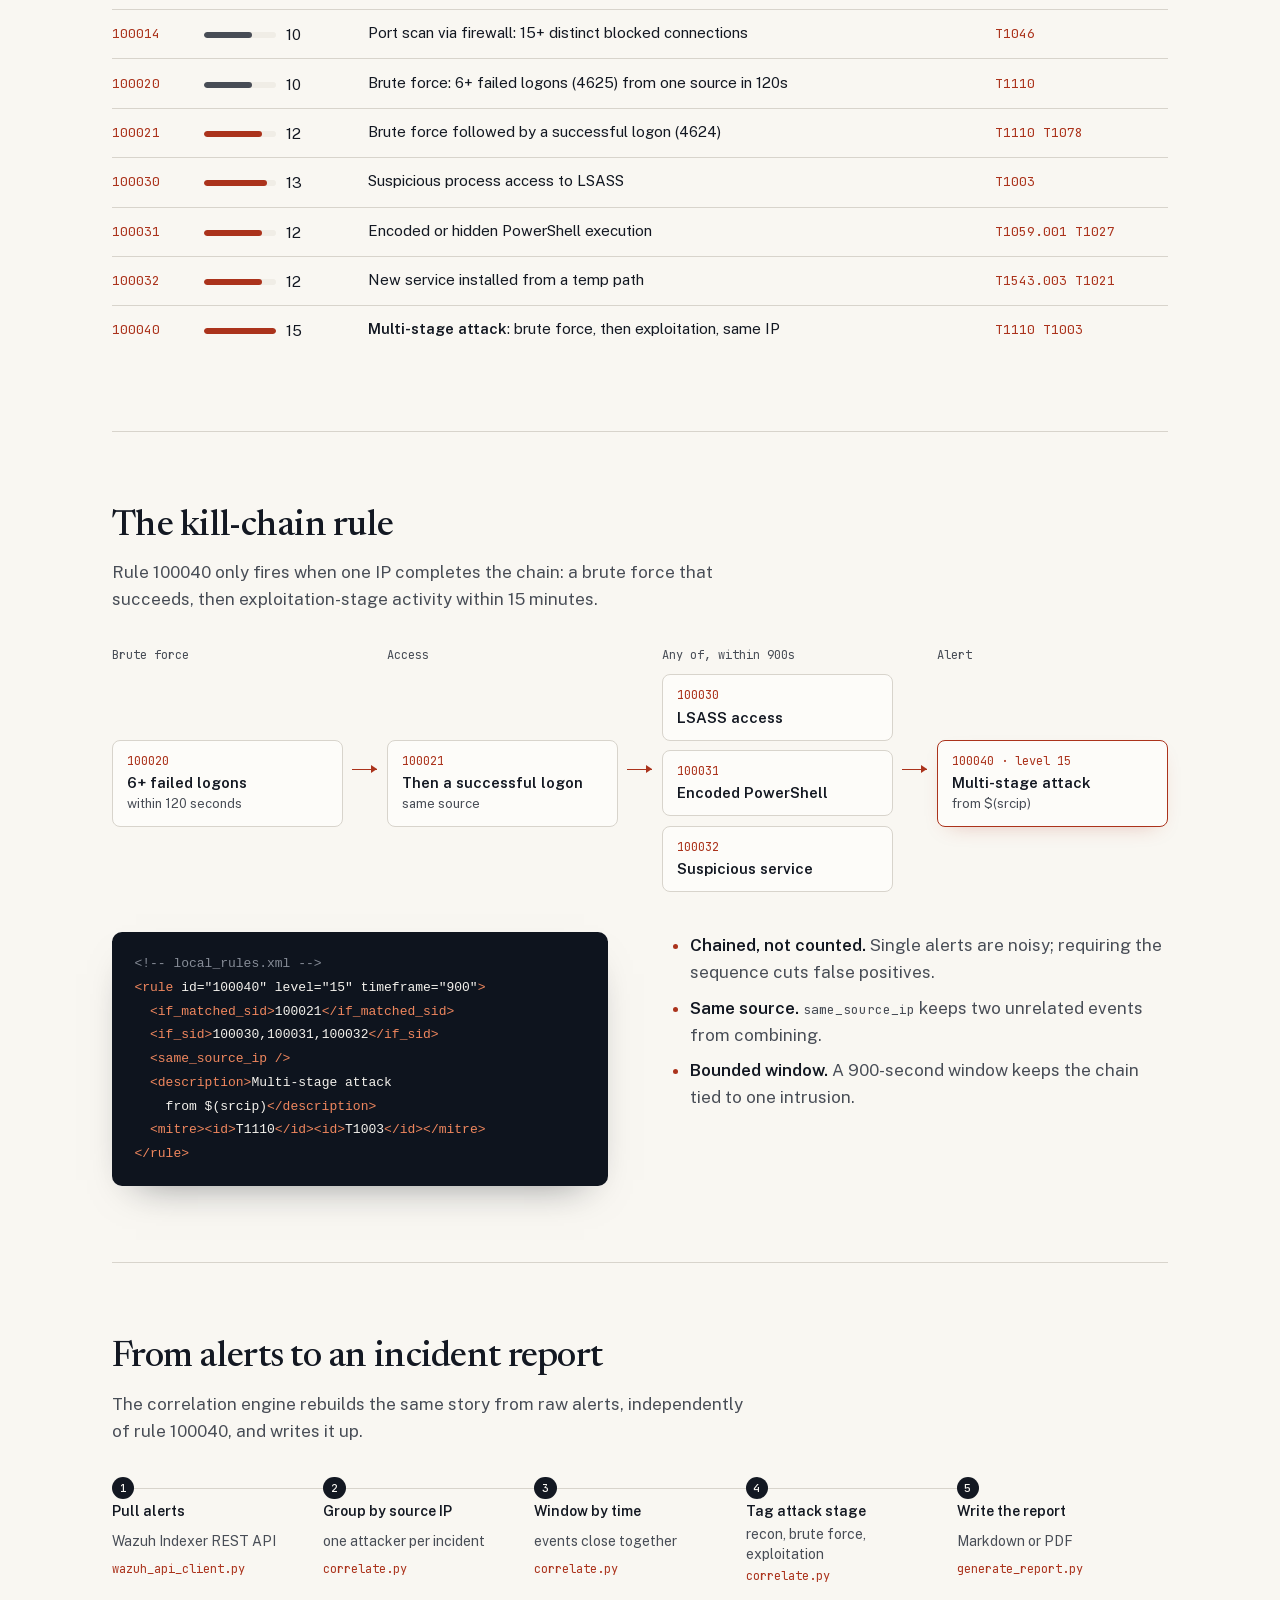
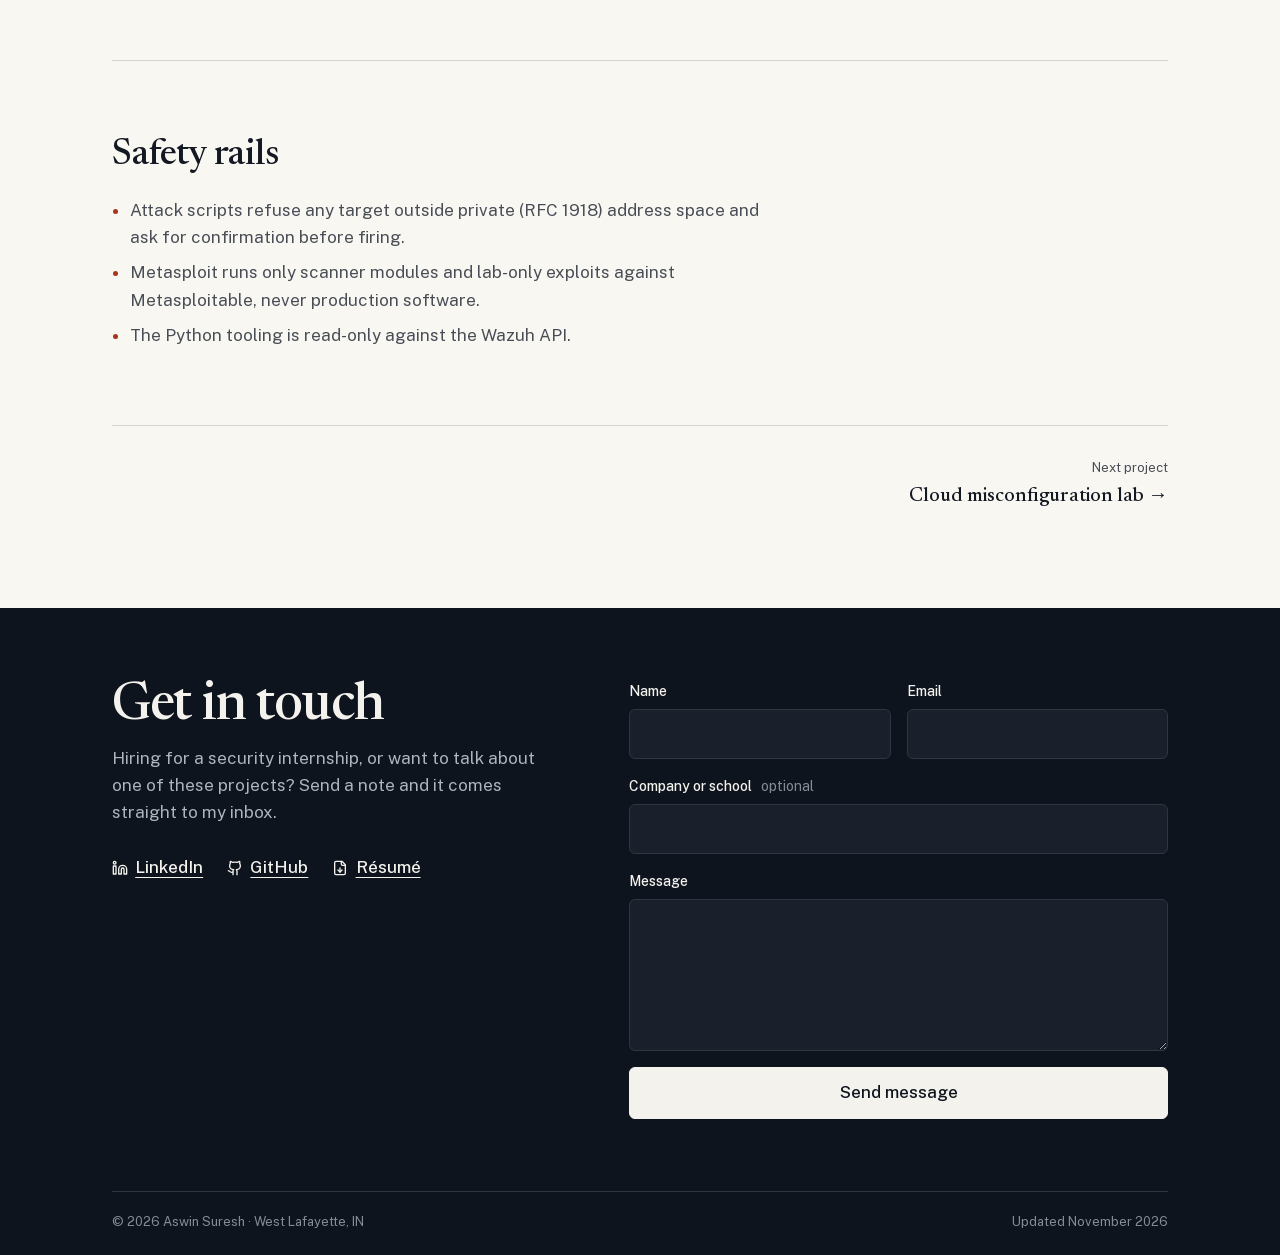
<file: soc/index.html>
<!doctype html>
<html lang="en">
<head>
<meta charset="utf-8">
<meta name="viewport" content="width=device-width, initial-scale=1">
<meta http-equiv="Content-Security-Policy" content="default-src 'self'; style-src 'self' 'unsafe-inline'; img-src 'self' data:; font-src 'self'; script-src 'none'; object-src 'none'; base-uri 'none'; form-action 'self' https://api.web3forms.com">
<meta name="referrer" content="strict-origin-when-cross-origin">
<title>Home SOC / SIEM lab · Aswin Suresh</title>
<meta name="description" content="Wazuh SIEM and Suricata NIDS home lab with 11 custom detection rules across 8 MITRE ATT&amp;CK techniques and a Python incident correlation engine.">
<meta name="theme-color" content="#151a26">
<link rel="canonical" href="https://aswinsuresh.us.com/soc/">
<link rel="icon" href="/favicon.svg" type="image/svg+xml">
<link rel="apple-touch-icon" href="/apple-touch-icon.png">
<meta property="og:type" content="profile">
<meta property="og:title" content="Home SOC / SIEM lab · Aswin Suresh">
<meta property="og:description" content="Wazuh SIEM and Suricata NIDS home lab with 11 custom detection rules across 8 MITRE ATT&amp;CK techniques and a Python incident correlation engine.">
<meta property="og:url" content="https://aswinsuresh.us.com/soc/">
<meta property="og:image" content="https://aswinsuresh.us.com/og.png">
<meta property="og:image:width" content="1200">
<meta property="og:image:height" content="630">
<meta property="og:image:alt" content="Aswin Suresh, Cybersecurity. Detection engineering and cloud security.">
<meta name="twitter:card" content="summary_large_image">
<link rel="preload" href="/fonts/newsreader.woff2" as="font" type="font/woff2" crossorigin>
<link rel="preload" href="/fonts/public-sans.woff2" as="font" type="font/woff2" crossorigin>
<link rel="stylesheet" href="/styles.css">
</head>
<body>
<a class="skip" href="#main">Skip to content</a>
<svg width="0" height="0" style="position:absolute" aria-hidden="true">
  <symbol id="i-github" viewBox="0 0 24 24" fill="none" stroke="currentColor" stroke-width="2" stroke-linecap="round" stroke-linejoin="round"><path d="M15 22v-4a4.8 4.8 0 0 0-1-3.5c3 0 6-2 6-5.5.08-1.25-.27-2.48-1-3.5.28-1.15.28-2.35 0-3.5 0 0-1 0-3 1.5-2.64-.5-5.36-.5-8 0C6 2 5 2 5 2c-.3 1.15-.3 2.35 0 3.5A5.403 5.403 0 0 0 4 9c0 3.5 3 5.5 6 5.5-.39.49-.68 1.05-.85 1.65-.17.6-.22 1.23-.15 1.85v4"/><path d="M9 18c-4.51 2-5-2-7-2"/></symbol>
  <symbol id="i-linkedin" viewBox="0 0 24 24" fill="none" stroke="currentColor" stroke-width="2" stroke-linecap="round" stroke-linejoin="round"><path d="M16 8a6 6 0 0 1 6 6v7h-4v-7a2 2 0 0 0-2-2 2 2 0 0 0-2 2v7h-4v-7a6 6 0 0 1 6-6z"/><rect width="4" height="12" x="2" y="9"/><circle cx="4" cy="4" r="2"/></symbol>
  <symbol id="i-file" viewBox="0 0 24 24" fill="none" stroke="currentColor" stroke-width="2" stroke-linecap="round" stroke-linejoin="round"><path d="M15 2H6a2 2 0 0 0-2 2v16a2 2 0 0 0 2 2h12a2 2 0 0 0 2-2V7Z"/><path d="M14 2v4a2 2 0 0 0 2 2h4"/><path d="M12 18v-6"/><path d="m9 15 3 3 3-3"/></symbol>
  <symbol id="i-mail" viewBox="0 0 24 24" fill="none" stroke="currentColor" stroke-width="2" stroke-linecap="round" stroke-linejoin="round"><rect width="20" height="16" x="2" y="4" rx="2"/><path d="m22 7-8.97 5.7a1.94 1.94 0 0 1-2.06 0L2 7"/></symbol>
  <symbol id="i-arrow" viewBox="0 0 24 24" fill="none" stroke="currentColor" stroke-width="2" stroke-linecap="round" stroke-linejoin="round"><path d="M5 12h14"/><path d="m12 5 7 7-7 7"/></symbol>
</svg>

<header class="band">
  <div class="wrap">
    <div class="mast">
      <a class="mark" href="/">Aswin Suresh</a>
      <nav class="tabs" aria-label="Site">
        <a href="/">Overview</a>
        <a href="/soc/" aria-current="page">SOC<span class="long"> lab</span></a>
        <a href="/cloud/">Cloud<span class="long"> lab</span></a>
        <a href="/asl/">ASL<span class="long"> app</span></a>
        <a href="/experience/">Experience</a>
      </nav>
      <a class="mast-cta" href="/Aswin_Suresh_Resume.pdf" target="_blank" rel="noopener"><svg class="i" aria-hidden="true"><use href="#i-file"/></svg>Résumé<span class="sr"> (PDF, opens in a new tab)</span></a>
    </div>


    <div class="page-head">
      <h1>Home SOC / SIEM lab</h1>
      <p class="lede">A security operations center on an isolated lab network. Host logs and network traffic flow into a Wazuh SIEM, custom rules catch each attack stage, and a Python engine turns the alerts into incident reports.</p>
      <div class="meta">
        <span class="mono">2026</span>
        <ul class="tags" aria-label="Stack"><li>Wazuh</li><li>Suricata</li><li>Sysmon</li><li>Python</li><li>Docker</li><li>Metasploit</li></ul>
        <a href="https://github.com/aswinsureshche/home-soc-siem-lab" target="_blank" rel="noopener noreferrer"><svg class="i" aria-hidden="true"><use href="#i-github"/></svg>View source</a>
      </div>
    </div>
    <figure class="band-figure" aria-labelledby="arch-cap">
      <p class="cap"><span id="arch-cap">Architecture: telemetry in, incidents out</span><span>Isolated lab network</span></p>
      <ol class="flow">
        <li class="lane"><span class="lane-label">Attacker</span><div class="grow">
          <div class="node"><b>Attacker box</b><span>Nmap, Metasploit</span><span class="mono">private IPs only</span></div>
        </div></li>
        <li class="lane"><span class="lane-label">Monitored</span><div class="grow">
          <div class="node"><b>Windows Server</b><span>Sysmon + Wazuh agent</span></div>
          <div class="node"><b>Nutanix AHV</b><span>syslog, Prism alerts</span></div>
          <div class="node"><b>Suricata NIDS</b><span>span port, eve.json</span></div>
        </div></li>
        <li class="lane"><span class="lane-label">SIEM VM in Docker</span><div class="grow">
          <div class="node hot"><b>Wazuh Manager</b><span>11 custom rules + decoder</span></div>
          <div class="node"><b>Wazuh Indexer</b><span>OpenSearch</span></div>
          <div class="node"><b>Wazuh Dashboard</b></div>
        </div></li>
        <li class="lane"><span class="lane-label">Python tooling</span><div class="grow">
          <div class="node"><b>correlate.py</b><span>reads alerts over the REST API</span></div>
          <div class="node out"><b>Incident report</b><span>Markdown or PDF</span></div>
        </div></li>
      </ol>
    </figure>
  </div>
</header>

<main id="main" class="wrap">

<section aria-labelledby="why-h">
  <div class="split">
    <div>
      <h2 class="sec-title" id="why-h">Why add a network sensor</h2>
      <p class="sec-lede">Wazuh catches brute force, lateral movement and process attacks once they touch a monitored host. But a plain Nmap SYN scan writes nothing to the Windows event log, so a host-only setup never sees the recon. Suricata on a span port closes that gap.</p>
    </div>
    <div style="display:grid;gap:1.75rem">
      <figure>
        <ol class="flow light" aria-label="Host-only monitoring">
          <li class="lane"><span class="lane-label">Host only</span><div class="grow"><div class="node"><b>Nmap SYN scan</b></div></div></li>
          <li class="lane"><span class="lane-label">&nbsp;</span><div class="grow"><div class="node"><b>Windows Server</b></div></div></li>
          <li class="lane"><span class="lane-label">&nbsp;</span><div class="grow"><div class="node out"><b>Nothing logged</b><span>scan is invisible</span></div></div></li>
        </ol>
      </figure>
      <figure>
        <ol class="flow light" aria-label="With the network sensor">
          <li class="lane"><span class="lane-label">With Suricata</span><div class="grow"><div class="node"><b>Nmap SYN scan</b></div></div></li>
          <li class="lane"><span class="lane-label">&nbsp;</span><div class="grow"><div class="node"><b>Suricata</b><span>8+ scan alerts in 60s</span></div></div></li>
          <li class="lane"><span class="lane-label">&nbsp;</span><div class="grow"><div class="node hot"><b>Rule 100011</b><span class="mono">level 10 · T1046</span></div></div></li>
        </ol>
      </figure>
    </div>
  </div>
</section>

<section aria-labelledby="rules-h">
  <h2 class="sec-title" id="rules-h">Detection rules</h2>
  <p class="sec-lede">All 11 rules in <code class="mono">local_rules.xml</code>, ordered from recon to exploitation. Bar length is the Wazuh alert level, 0 to 15.</p>
  <div class="table-scroll">
  <table class="data">
    <thead><tr><th scope="col">Rule</th><th scope="col">Level</th><th scope="col">Detects</th><th scope="col">ATT&amp;CK</th></tr></thead>
    <tbody>
      <tr><td class="mono">100010</td><td><span class="sev" style="--l:0"><i></i>0</span></td><td>Suricata low-priority anomaly (base rule, no alert)</td><td class="mono"></td></tr>
      <tr><td class="mono">100011</td><td><span class="sev" style="--l:10"><i></i>10</span></td><td>Port scan: 8+ Suricata scan alerts from one source in 60s</td><td class="mono">T1046</td></tr>
      <tr><td class="mono">100012</td><td><span class="sev" style="--l:10"><i></i>10</span></td><td>Port scan by signature: 8+ scan signatures in 60s</td><td class="mono">T1046</td></tr>
      <tr><td class="mono">100013</td><td><span class="sev" style="--l:3"><i></i>3</span></td><td>Windows Firewall dropped a connection</td><td class="mono"></td></tr>
      <tr><td class="mono">100014</td><td><span class="sev" style="--l:10"><i></i>10</span></td><td>Port scan via firewall: 15+ distinct blocked connections</td><td class="mono">T1046</td></tr>
      <tr><td class="mono">100020</td><td><span class="sev" style="--l:10"><i></i>10</span></td><td>Brute force: 6+ failed logons (4625) from one source in 120s</td><td class="mono">T1110</td></tr>
      <tr><td class="mono">100021</td><td><span class="sev high" style="--l:12"><i></i>12</span></td><td>Brute force followed by a successful logon (4624)</td><td class="mono">T1110 T1078</td></tr>
      <tr><td class="mono">100030</td><td><span class="sev high" style="--l:13"><i></i>13</span></td><td>Suspicious process access to LSASS</td><td class="mono">T1003</td></tr>
      <tr><td class="mono">100031</td><td><span class="sev high" style="--l:12"><i></i>12</span></td><td>Encoded or hidden PowerShell execution</td><td class="mono">T1059.001 T1027</td></tr>
      <tr><td class="mono">100032</td><td><span class="sev high" style="--l:12"><i></i>12</span></td><td>New service installed from a temp path</td><td class="mono">T1543.003 T1021</td></tr>
      <tr><td class="mono">100040</td><td><span class="sev high" style="--l:15"><i></i>15</span></td><td><strong>Multi-stage attack</strong>: brute force, then exploitation, same IP</td><td class="mono">T1110 T1003</td></tr>
    </tbody>
  </table>
  </div>
</section>

<section aria-labelledby="chain-h">
  <h2 class="sec-title" id="chain-h">The kill-chain rule</h2>
  <p class="sec-lede">Rule 100040 only fires when one IP completes the chain: a brute force that succeeds, then exploitation-stage activity within 15 minutes.</p>
  <figure>
    <ol class="flow light">
      <li class="lane"><span class="lane-label">Brute force</span><div class="grow"><div class="node"><span class="mono">100020</span><b>6+ failed logons</b><span>within 120 seconds</span></div></div></li>
      <li class="lane"><span class="lane-label">Access</span><div class="grow"><div class="node"><span class="mono">100021</span><b>Then a successful logon</b><span>same source</span></div></div></li>
      <li class="lane"><span class="lane-label">Any of, within 900s</span><div class="grow">
        <div class="node"><span class="mono">100030</span><b>LSASS access</b></div>
        <div class="node"><span class="mono">100031</span><b>Encoded PowerShell</b></div>
        <div class="node"><span class="mono">100032</span><b>Suspicious service</b></div>
      </div></li>
      <li class="lane"><span class="lane-label">Alert</span><div class="grow"><div class="node hot"><span class="mono">100040 · level 15</span><b>Multi-stage attack</b><span>from $(srcip)</span></div></div></li>
    </ol>
  </figure>
  <div class="split" style="margin-top:2.5rem">
    <pre class="panel" aria-label="Wazuh rule 100040"><code><span class="c">&lt;!-- local_rules.xml --&gt;</span>
<span class="t">&lt;rule</span> id="100040" level="15" timeframe="900"<span class="t">&gt;</span>
  <span class="t">&lt;if_matched_sid&gt;</span>100021<span class="t">&lt;/if_matched_sid&gt;</span>
  <span class="t">&lt;if_sid&gt;</span>100030,100031,100032<span class="t">&lt;/if_sid&gt;</span>
  <span class="t">&lt;same_source_ip /&gt;</span>
  <span class="t">&lt;description&gt;</span>Multi-stage attack
    from $(srcip)<span class="t">&lt;/description&gt;</span>
  <span class="t">&lt;mitre&gt;&lt;id&gt;</span>T1110<span class="t">&lt;/id&gt;&lt;id&gt;</span>T1003<span class="t">&lt;/id&gt;&lt;/mitre&gt;</span>
<span class="t">&lt;/rule&gt;</span></code></pre>
    <ul class="points">
      <li><strong>Chained, not counted.</strong> Single alerts are noisy; requiring the sequence cuts false positives.</li>
      <li><strong>Same source.</strong> <code class="mono">same_source_ip</code> keeps two unrelated events from combining.</li>
      <li><strong>Bounded window.</strong> A 900-second window keeps the chain tied to one intrusion.</li>
    </ul>
  </div>
</section>

<section aria-labelledby="corr-h">
  <h2 class="sec-title" id="corr-h">From alerts to an incident report</h2>
  <p class="sec-lede">The correlation engine rebuilds the same story from raw alerts, independently of rule 100040, and writes it up.</p>
  <ol class="steps">
    <li><b>Pull alerts</b><span>Wazuh Indexer REST API</span><span class="mono">wazuh_api_client.py</span></li>
    <li><b>Group by source IP</b><span>one attacker per incident</span><span class="mono">correlate.py</span></li>
    <li><b>Window by time</b><span>events close together</span><span class="mono">correlate.py</span></li>
    <li><b>Tag attack stage</b><span>recon, brute force, exploitation</span><span class="mono">correlate.py</span></li>
    <li><b>Write the report</b><span>Markdown or PDF</span><span class="mono">generate_report.py</span></li>
  </ol>
</section>

<section aria-labelledby="safe-h">
  <h2 class="sec-title" id="safe-h">Safety rails</h2>
  <ul class="points" style="margin-top:1.25rem;max-width:66ch">
    <li>Attack scripts refuse any target outside private (RFC 1918) address space and ask for confirmation before firing.</li>
    <li>Metasploit runs only scanner modules and lab-only exploits against Metasploitable, never production software.</li>
    <li>The Python tooling is read-only against the Wazuh API.</li>
  </ul>
</section>

<nav class="pager" aria-label="Projects">
  <a class="next" href="/cloud/"><span>Next project</span><b>Cloud misconfiguration lab →</b></a>
</nav>
</main>

<footer class="foot">
  <div class="wrap">
    <div class="foot-in" id="contact">
      <div class="foot-copy">
        <h2>Get in touch</h2>
        <p>Hiring for a security internship, or want to talk about one of these projects? Send a note and it comes straight to my inbox.</p>
        <div class="links">
          <a href="https://www.linkedin.com/in/aswinsuresh473/" target="_blank" rel="noopener noreferrer"><svg class="i" aria-hidden="true"><use href="#i-linkedin"/></svg>LinkedIn</a>
          <a href="https://github.com/aswinsureshche" target="_blank" rel="noopener noreferrer"><svg class="i" aria-hidden="true"><use href="#i-github"/></svg>GitHub</a>
          <a href="/Aswin_Suresh_Resume.pdf" target="_blank" rel="noopener"><svg class="i" aria-hidden="true"><use href="#i-file"/></svg>Résumé</a>
        </div>
      </div>
      <form class="contact-form" action="https://api.web3forms.com/submit" method="POST" aria-label="Contact form">
        <input type="hidden" name="access_key" value="87a8343b-cccd-4882-8a6f-680807763bba">
        <input type="hidden" name="subject" value="New message from aswinsuresh.us.com">
        <input type="hidden" name="from_name" value="aswinsuresh.us.com">
        <input type="hidden" name="redirect" value="https://aswinsuresh.us.com/thanks/">
        <input type="checkbox" name="botcheck" class="hp" tabindex="-1" autocomplete="off" aria-hidden="true">
        <div class="field"><label for="cf-name">Name</label><input id="cf-name" name="name" type="text" autocomplete="name" required maxlength="100"></div>
        <div class="field"><label for="cf-email">Email</label><input id="cf-email" name="email" type="email" autocomplete="email" required maxlength="200"></div>
        <div class="field wide"><label for="cf-org">Company or school <span>optional</span></label><input id="cf-org" name="company" type="text" autocomplete="organization" maxlength="150"></div>
        <div class="field wide"><label for="cf-msg">Message</label><textarea id="cf-msg" name="message" rows="5" required maxlength="5000"></textarea></div>
        <button class="btn primary wide" type="submit">Send message</button>
      </form>
    </div>
    <div class="fine"><span>© 2026 Aswin Suresh · West Lafayette, IN</span><span>Updated November 2026</span></div>
  </div>
</footer>
</body>
</html>
</file>
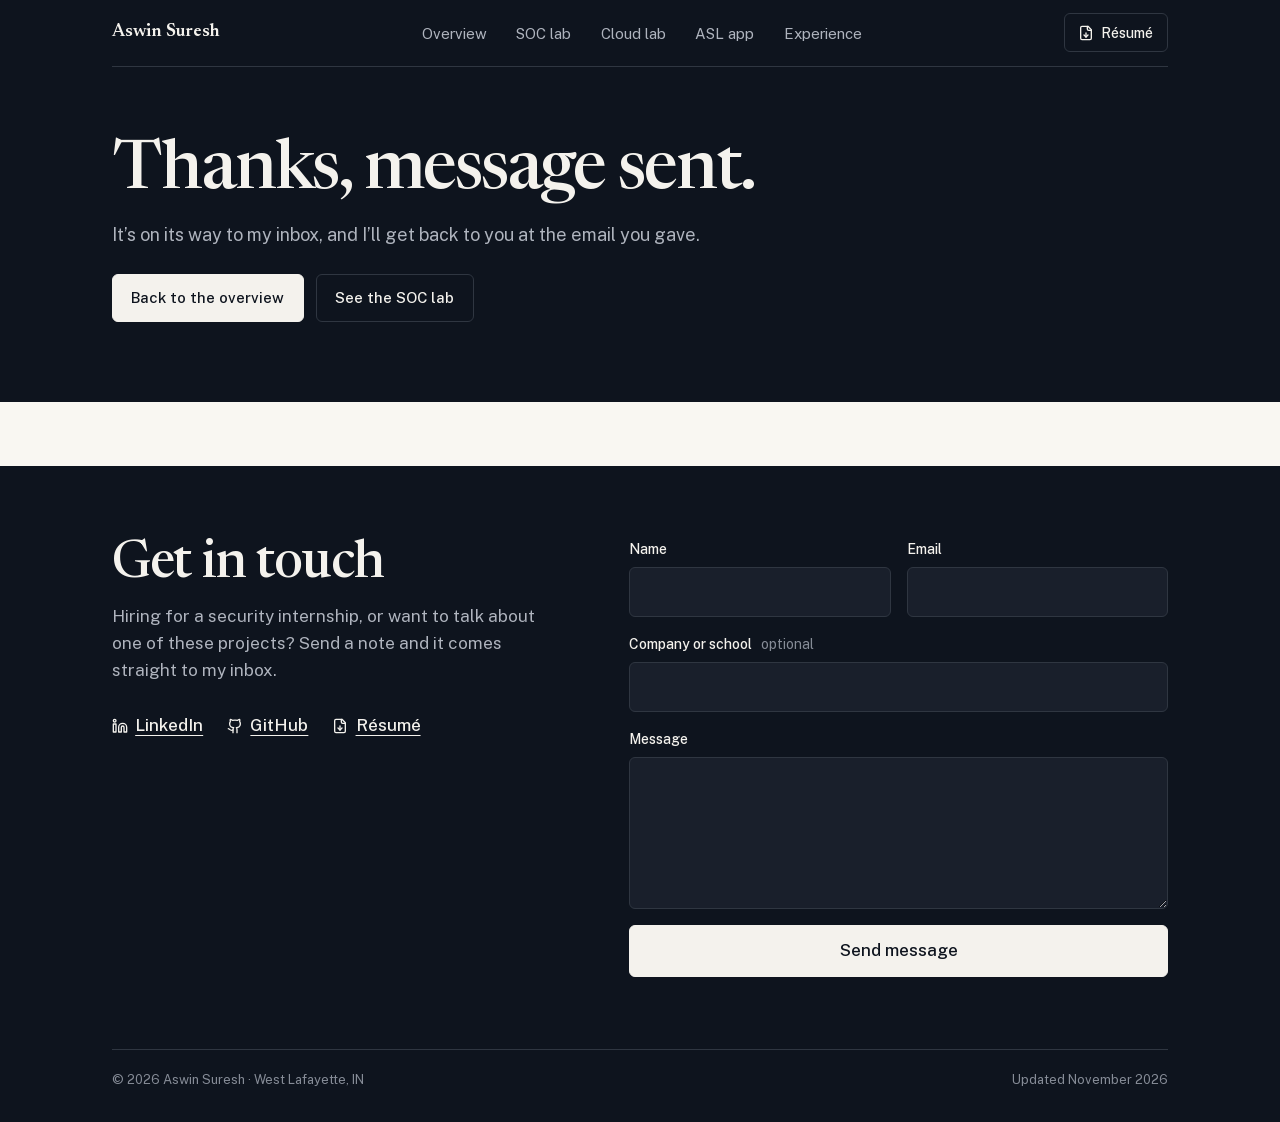
<file: thanks/index.html>
<!doctype html>
<html lang="en">
<head>
<meta charset="utf-8">
<meta name="viewport" content="width=device-width, initial-scale=1">
<meta http-equiv="Content-Security-Policy" content="default-src 'self'; style-src 'self' 'unsafe-inline'; img-src 'self' data:; font-src 'self'; script-src 'none'; object-src 'none'; base-uri 'none'; form-action 'self' https://api.web3forms.com">
<meta name="referrer" content="strict-origin-when-cross-origin">
<title>Message sent · Aswin Suresh</title>
<meta name="description" content="Thanks for getting in touch.">
<meta name="robots" content="noindex">
<meta name="theme-color" content="#151a26">
<link rel="canonical" href="https://aswinsuresh.us.com/thanks/">
<link rel="icon" href="/favicon.svg" type="image/svg+xml">
<link rel="apple-touch-icon" href="/apple-touch-icon.png">
<meta property="og:type" content="profile">
<meta property="og:title" content="Message sent · Aswin Suresh">
<meta property="og:description" content="Thanks for getting in touch.">
<meta property="og:url" content="https://aswinsuresh.us.com/thanks/">
<meta property="og:image" content="https://aswinsuresh.us.com/og.png">
<meta property="og:image:width" content="1200">
<meta property="og:image:height" content="630">
<meta property="og:image:alt" content="Aswin Suresh, Cybersecurity. Detection engineering and cloud security.">
<meta name="twitter:card" content="summary_large_image">
<link rel="preload" href="/fonts/newsreader.woff2" as="font" type="font/woff2" crossorigin>
<link rel="preload" href="/fonts/public-sans.woff2" as="font" type="font/woff2" crossorigin>
<link rel="stylesheet" href="/styles.css">
</head>
<body>
<a class="skip" href="#main">Skip to content</a>
<svg width="0" height="0" style="position:absolute" aria-hidden="true">
  <symbol id="i-github" viewBox="0 0 24 24" fill="none" stroke="currentColor" stroke-width="2" stroke-linecap="round" stroke-linejoin="round"><path d="M15 22v-4a4.8 4.8 0 0 0-1-3.5c3 0 6-2 6-5.5.08-1.25-.27-2.48-1-3.5.28-1.15.28-2.35 0-3.5 0 0-1 0-3 1.5-2.64-.5-5.36-.5-8 0C6 2 5 2 5 2c-.3 1.15-.3 2.35 0 3.5A5.403 5.403 0 0 0 4 9c0 3.5 3 5.5 6 5.5-.39.49-.68 1.05-.85 1.65-.17.6-.22 1.23-.15 1.85v4"/><path d="M9 18c-4.51 2-5-2-7-2"/></symbol>
  <symbol id="i-linkedin" viewBox="0 0 24 24" fill="none" stroke="currentColor" stroke-width="2" stroke-linecap="round" stroke-linejoin="round"><path d="M16 8a6 6 0 0 1 6 6v7h-4v-7a2 2 0 0 0-2-2 2 2 0 0 0-2 2v7h-4v-7a6 6 0 0 1 6-6z"/><rect width="4" height="12" x="2" y="9"/><circle cx="4" cy="4" r="2"/></symbol>
  <symbol id="i-file" viewBox="0 0 24 24" fill="none" stroke="currentColor" stroke-width="2" stroke-linecap="round" stroke-linejoin="round"><path d="M15 2H6a2 2 0 0 0-2 2v16a2 2 0 0 0 2 2h12a2 2 0 0 0 2-2V7Z"/><path d="M14 2v4a2 2 0 0 0 2 2h4"/><path d="M12 18v-6"/><path d="m9 15 3 3 3-3"/></symbol>
  <symbol id="i-mail" viewBox="0 0 24 24" fill="none" stroke="currentColor" stroke-width="2" stroke-linecap="round" stroke-linejoin="round"><rect width="20" height="16" x="2" y="4" rx="2"/><path d="m22 7-8.97 5.7a1.94 1.94 0 0 1-2.06 0L2 7"/></symbol>
  <symbol id="i-arrow" viewBox="0 0 24 24" fill="none" stroke="currentColor" stroke-width="2" stroke-linecap="round" stroke-linejoin="round"><path d="M5 12h14"/><path d="m12 5 7 7-7 7"/></symbol>
</svg>

<header class="band">
  <div class="wrap">
    <div class="mast">
      <a class="mark" href="/">Aswin Suresh</a>
      <nav class="tabs" aria-label="Site">
        <a href="/">Overview</a>
        <a href="/soc/">SOC<span class="long"> lab</span></a>
        <a href="/cloud/">Cloud<span class="long"> lab</span></a>
        <a href="/asl/">ASL<span class="long"> app</span></a>
        <a href="/experience/">Experience</a>
      </nav>
      <a class="mast-cta" href="/Aswin_Suresh_Resume.pdf" target="_blank" rel="noopener"><svg class="i" aria-hidden="true"><use href="#i-file"/></svg>Résumé<span class="sr"> (PDF, opens in a new tab)</span></a>
    </div>


    <div class="page-head" style="padding-bottom:clamp(3rem,7vw,5rem)">
      <h1>Thanks, message sent.</h1>
      <p class="lede">It’s on its way to my inbox, and I’ll get back to you at the email you gave.</p>
      <div class="actions" style="margin-top:.5rem"><a class="btn primary" href="/">Back to the overview</a><a class="btn" href="/soc/">See the SOC lab</a></div>
    </div>
  </div>
</header>

<main id="main" class="wrap">

</main>

<footer class="foot">
  <div class="wrap">
    <div class="foot-in" id="contact">
      <div class="foot-copy">
        <h2>Get in touch</h2>
        <p>Hiring for a security internship, or want to talk about one of these projects? Send a note and it comes straight to my inbox.</p>
        <div class="links">
          <a href="https://www.linkedin.com/in/aswinsuresh473/" target="_blank" rel="noopener noreferrer"><svg class="i" aria-hidden="true"><use href="#i-linkedin"/></svg>LinkedIn</a>
          <a href="https://github.com/aswinsureshche" target="_blank" rel="noopener noreferrer"><svg class="i" aria-hidden="true"><use href="#i-github"/></svg>GitHub</a>
          <a href="/Aswin_Suresh_Resume.pdf" target="_blank" rel="noopener"><svg class="i" aria-hidden="true"><use href="#i-file"/></svg>Résumé</a>
        </div>
      </div>
      <form class="contact-form" action="https://api.web3forms.com/submit" method="POST" aria-label="Contact form">
        <input type="hidden" name="access_key" value="87a8343b-cccd-4882-8a6f-680807763bba">
        <input type="hidden" name="subject" value="New message from aswinsuresh.us.com">
        <input type="hidden" name="from_name" value="aswinsuresh.us.com">
        <input type="hidden" name="redirect" value="https://aswinsuresh.us.com/thanks/">
        <input type="checkbox" name="botcheck" class="hp" tabindex="-1" autocomplete="off" aria-hidden="true">
        <div class="field"><label for="cf-name">Name</label><input id="cf-name" name="name" type="text" autocomplete="name" required maxlength="100"></div>
        <div class="field"><label for="cf-email">Email</label><input id="cf-email" name="email" type="email" autocomplete="email" required maxlength="200"></div>
        <div class="field wide"><label for="cf-org">Company or school <span>optional</span></label><input id="cf-org" name="company" type="text" autocomplete="organization" maxlength="150"></div>
        <div class="field wide"><label for="cf-msg">Message</label><textarea id="cf-msg" name="message" rows="5" required maxlength="5000"></textarea></div>
        <button class="btn primary wide" type="submit">Send message</button>
      </form>
    </div>
    <div class="fine"><span>© 2026 Aswin Suresh · West Lafayette, IN</span><span>Updated November 2026</span></div>
  </div>
</footer>
</body>
</html>
</file>
<file: styles.css>
@font-face { font-family: "Newsreader"; font-style: normal; font-weight: 400 600; font-display: swap; src: url(/fonts/newsreader.woff2) format("woff2"); }
@font-face { font-family: "Public Sans"; font-style: normal; font-weight: 400 600; font-display: swap; src: url(/fonts/public-sans.woff2) format("woff2"); }
@font-face { font-family: "JetBrains Mono"; font-style: normal; font-weight: 400 500; font-display: swap; src: url(/fonts/jetbrains-mono.woff2) format("woff2"); }

:root {
  --paper: oklch(97.6% 0.007 85);
  --paper-2: oklch(94.6% 0.01 85);
  --card: oklch(99% 0.004 85);
  --ink: oklch(21% 0.02 262);
  --ink-2: oklch(42% 0.016 262);
  --rule: oklch(87% 0.012 85);
  --signal: oklch(50% 0.16 33);
  --night: oklch(19% 0.022 262);
  --night-2: oklch(24% 0.024 262);
  --night-ink: oklch(96% 0.006 85);
  --night-dim: oklch(77% 0.015 262);
  --night-faint: oklch(64% 0.018 262);
  --night-rule: oklch(33% 0.022 262);
  --night-signal: oklch(73% 0.14 42);
  --night-good: oklch(76% 0.12 160);
  --serif: "Newsreader", Georgia, serif;
  --sans: "Public Sans", system-ui, sans-serif;
  --mono: "JetBrains Mono", ui-monospace, monospace;
  --gutter: clamp(1.25rem, 4vw, 3rem);
  --ease: cubic-bezier(.16, 1, .3, 1);
}
* { box-sizing: border-box; }
html { scrollbar-color: var(--ink-2) var(--paper-2); scroll-behavior: smooth; }
body { margin: 0; background: var(--paper); color: var(--ink); font: 400 1.0625rem/1.6 var(--sans); caret-color: var(--signal); -webkit-font-smoothing: antialiased; }
::selection { background: var(--signal); color: var(--paper); }
a { color: inherit; text-decoration-thickness: 1px; text-underline-offset: .22em; }
:focus-visible { outline: 2px solid var(--signal); outline-offset: 3px; border-radius: 2px; }
h1, h2, h3, h4 { font-family: var(--serif); font-weight: 500; text-wrap: balance; margin: 0; }
p { margin: 0; text-wrap: pretty; }
ul, ol { margin: 0; }
figure { margin: 0; }
.wrap { max-width: 72rem; margin: 0 auto; padding: 0 var(--gutter); }
.mono { font-family: var(--mono); font-size: .8125rem; font-variant-numeric: tabular-nums; }
.skip { position: absolute; left: -999px; top: 0; background: var(--paper); color: var(--ink); padding: .5rem 1rem; z-index: 3; }
.skip:focus { left: 1rem; }
svg.i { width: 1rem; height: 1rem; flex: none; }
.sr { position: absolute; width: 1px; height: 1px; overflow: hidden; clip-path: inset(50%); white-space: nowrap; }

/* ---------- dark band + tabs ---------- */
.band { background: var(--night); color: var(--night-ink); }
.band ::selection { background: var(--night-signal); color: var(--night); }
.band :focus-visible { outline-color: var(--night-signal); }
.mast { display: grid; grid-template-columns: auto 1fr auto; align-items: center; gap: 1.5rem; border-bottom: 1px solid var(--night-rule); }
.mark { font-family: var(--serif); font-weight: 600; font-size: 1.125rem; text-decoration: none; white-space: nowrap; }
.tabs { display: flex; gap: .25rem; justify-content: center; overflow-x: auto; scrollbar-width: none; }
.tabs::-webkit-scrollbar { display: none; }
.tabs a { padding: 1.35rem .8rem 1.25rem; font-size: .9375rem; color: var(--night-dim); text-decoration: none; white-space: nowrap; box-shadow: inset 0 -2px 0 transparent; transition: color .2s, box-shadow .2s; }
.tabs a:hover { color: var(--night-ink); box-shadow: inset 0 -2px 0 var(--night-rule); }
.tabs a[aria-current="page"] { color: var(--night-ink); box-shadow: inset 0 -2px 0 var(--night-signal); }
.mast-cta { display: inline-flex; align-items: center; gap: .45rem; font-size: .875rem; font-weight: 500; padding: .45rem .85rem; border: 1px solid var(--night-rule); border-radius: 6px; text-decoration: none; white-space: nowrap; transition: border-color .2s, background .2s; }
.mast-cta:hover { border-color: var(--night-faint); background: var(--night-2); }

/* home hero */
.hero-body { padding-block: clamp(3rem, 8vw, 5.5rem) clamp(2.5rem, 5vw, 3.5rem); display: grid; gap: 1.4rem; }
.hero-body h1 { font-size: clamp(3.25rem, 9vw, 6rem); line-height: .92; letter-spacing: -0.035em; }
.role { font-family: var(--serif); font-size: clamp(1.2rem, 2.3vw, 1.6rem); color: var(--night-dim); line-height: 1.3; }
.role b { font-weight: 500; color: var(--night-ink); }
.lede { max-width: 56ch; color: var(--night-dim); }
.creds { display: grid; grid-template-columns: repeat(4, minmax(0, 1fr)); list-style: none; padding: 0; margin-top: .75rem; border-top: 1px solid var(--night-rule); }
.creds li { padding: 1rem 1.25rem 1rem 0; font-size: .9375rem; line-height: 1.4; }
.creds li + li { padding-left: 1.25rem; border-left: 1px solid var(--night-rule); }
.creds b { display: block; font-weight: 600; color: var(--night-ink); }
.creds span { display: block; margin-top: .2rem; color: var(--night-faint); font-size: .8125rem; }
.actions { display: flex; gap: .75rem; flex-wrap: wrap; }
.btn { display: inline-flex; align-items: center; gap: .5rem; padding: .7rem 1.15rem; border: 1px solid var(--night-rule); border-radius: 6px; text-decoration: none; font-weight: 500; font-size: .9375rem; transition: background .2s, border-color .2s, color .2s; }
.btn:hover { border-color: var(--night-faint); background: var(--night-2); }
.btn.primary { background: var(--night-ink); color: var(--night); border-color: var(--night-ink); }
.btn.primary:hover { background: var(--night-signal); border-color: var(--night-signal); }

/* subpage head */
.page-head { padding-block: clamp(2.75rem, 6vw, 4.5rem) 2rem; display: grid; gap: 1rem; }
.page-head h1 { font-size: clamp(2.5rem, 6vw, 4.25rem); line-height: .98; letter-spacing: -0.03em; }
.page-head .lede { font-size: 1.125rem; }
.meta { display: flex; flex-wrap: wrap; gap: .5rem 1.5rem; align-items: center; font-size: .875rem; color: var(--night-faint); }
.meta a { color: var(--night-ink); display: inline-flex; align-items: center; gap: .4rem; font-weight: 500; }
.band-figure { padding-block: 1.5rem clamp(2.5rem, 5vw, 3.5rem); }
.cap { display: flex; justify-content: space-between; gap: 1rem; flex-wrap: wrap; font-size: .8125rem; color: var(--night-faint); margin-bottom: 1.25rem; }

/* ---------- kill-chain timeline (home) ---------- */
.chain { border-top: 1px solid var(--night-rule); padding-block: 2rem 2.75rem; display: grid; grid-template-columns: minmax(0, 1fr) 17rem; gap: 1rem 2.5rem; align-items: center; }
.chain .cap { grid-column: 1 / -1; margin: 0; }
.track { position: relative; list-style: none; padding: 0; height: 6.5rem; }
.track::before, .track::after { content: ""; position: absolute; left: 0; right: 0; top: 1.25rem; height: 1px; background: var(--night-rule); }
.track::after { background: var(--night-signal); right: 34%; transform-origin: left; animation: sweep 2.4s var(--ease) .4s both; }
@keyframes sweep { from { transform: scaleX(0); } }
.track li { position: absolute; left: var(--t); top: 0; display: grid; gap: .1rem; padding-top: 2.1rem; font-size: .875rem; white-space: nowrap; }
.track li::before { content: ""; position: absolute; top: calc(1.25rem - 5px); left: 0; width: 11px; height: 11px; border-radius: 50%; background: var(--night); border: 2px solid var(--night-signal); }
.track li b { font-weight: 500; }
.track li .mono { color: var(--night-faint); font-size: .75rem; }
.track .tick { left: auto; right: 0; padding: 0; top: 2.1rem; color: var(--night-faint); }
.track .tick::before { display: none; }
.alert { border: 1px solid var(--night-signal); border-radius: 8px; padding: 1rem 1.1rem; display: grid; gap: .25rem; background: var(--night-2); box-shadow: 0 6px 20px -8px oklch(73% 0.14 42 / .25); animation: fire 1.2s var(--ease) 2.1s both; }
@keyframes fire { from { border-color: var(--night-rule); box-shadow: 0 0 0 0 transparent; } 40% { box-shadow: 0 8px 28px -6px oklch(73% 0.14 42 / .35); } }
.alert .lvl { color: var(--night-signal); font-family: var(--mono); font-size: .75rem; }
.alert b { font-weight: 600; }
.alert span:last-child { font-size: .8125rem; color: var(--night-dim); }

/* ---------- flow diagrams (lanes of nodes with arrows) ---------- */
.flow { display: flex; gap: 2.75rem; align-items: stretch; list-style: none; padding: 0; }
.lane { flex: 1 1 0; min-width: 0; display: flex; flex-direction: column; gap: .6rem; position: relative; }
.lane + .lane::before { content: ""; position: absolute; left: -2.2rem; top: 50%; width: 1.6rem; height: 1px; background: var(--arrow, var(--night-signal)); }
.lane + .lane::after { content: ""; position: absolute; left: calc(-0.6rem - 6px); top: calc(50% - 4px); border: 4px solid transparent; border-left: 6px solid var(--arrow, var(--night-signal)); }
.lane-label { font-size: .75rem; color: var(--night-faint); font-family: var(--mono); }
.node { border: 1px solid var(--night-rule); background: var(--night-2); border-radius: 8px; padding: .75rem .85rem; display: grid; gap: .15rem; font-size: .875rem; line-height: 1.4; }
.node b { font-weight: 600; font-size: .9375rem; }
.node span { color: var(--night-dim); font-size: .8125rem; }
.node .mono { color: var(--night-signal); font-size: .75rem; }
.node.hot { border-color: var(--night-signal); box-shadow: 0 6px 20px -8px oklch(73% 0.14 42 / .3); }
.node.out { border-style: dashed; }
.lane .grow { flex: 1; display: grid; gap: .6rem; align-content: center; }
.via { font-family: var(--mono); font-size: .6875rem; color: var(--night-faint); }

/* light variant, for the quieter diagrams on paper */
.light { --arrow: var(--signal); }
.light .lane-label, .light .via { color: var(--ink-2); }
.light .node { background: var(--card); border-color: var(--rule); }
.light .node span { color: var(--ink-2); }
.light .node .mono { color: var(--signal); }
.light .node.hot { border-color: var(--signal); box-shadow: 0 8px 22px -12px oklch(50% 0.16 33 / .35); }

/* ---------- body sections ---------- */
main section { padding-block: clamp(3rem, 6vw, 4.75rem); }
main section + section { border-top: 1px solid var(--rule); }
.sec-title { font-size: clamp(1.625rem, 3vw, 2.25rem); letter-spacing: -0.02em; line-height: 1.1; margin-bottom: .75rem; }
.sec-lede { color: var(--ink-2); max-width: 64ch; margin-bottom: 2rem; }
.split { display: grid; grid-template-columns: minmax(0, 1fr) minmax(0, 1fr); gap: 2rem clamp(2rem, 5vw, 4.5rem); align-items: start; }
.points { padding-left: 1.1rem; display: flex; flex-direction: column; gap: .5rem; color: var(--ink-2); }
.points li::marker { color: var(--signal); }
.points strong { color: var(--ink); font-weight: 600; }
.tags { display: flex; flex-wrap: wrap; gap: .35rem; list-style: none; padding: 0; }
.tags li { font-size: .8125rem; padding: .2rem .6rem; border-radius: 999px; background: var(--paper-2); color: var(--ink-2); }
.band .tags li { background: var(--night-2); color: var(--night-dim); }
figcaption { margin-top: .75rem; font-size: .8125rem; color: var(--ink-2); }
.band figcaption { color: var(--night-faint); }

.panel { background: var(--night); color: var(--night-ink); border-radius: 10px; padding: 1.25rem 1.4rem; font: 400 .8125rem/1.75 var(--mono); overflow-x: auto; margin: 0; scrollbar-color: var(--night-rule) var(--night); box-shadow: 0 18px 40px -24px oklch(19% 0.022 262 / .55); }
.panel .c { color: var(--night-faint); } .panel .t { color: var(--night-signal); }

/* data tables */
table.data { width: 100%; border-collapse: collapse; font-size: .9375rem; }
table.data th { text-align: left; font-weight: 600; font-size: .8125rem; color: var(--ink-2); padding: 0 1rem .6rem 0; white-space: nowrap; }
table.data td { padding: .7rem 1rem .7rem 0; border-top: 1px solid var(--rule); vertical-align: baseline; }
table.data td.mono, table.data .id { color: var(--signal); white-space: nowrap; }
table.data td:last-child, table.data th:last-child { padding-right: 0; }
.table-scroll { overflow-x: auto; }
.sev { display: flex; align-items: center; gap: .6rem; white-space: nowrap; }
.sev i { display: block; width: 4.5rem; height: 6px; border-radius: 3px; background: var(--paper-2); overflow: hidden; }
.sev i::before { content: ""; display: block; height: 100%; width: calc(var(--l) / 15 * 100%); background: var(--ink-2); border-radius: 3px; }
.sev.high i::before { background: var(--signal); }

/* step strip */
.steps { list-style: none; padding: 0; display: grid; grid-auto-flow: column; grid-auto-columns: minmax(0, 1fr); gap: 0; counter-reset: s; }
.steps li { position: relative; padding: 1.6rem 1rem 0 0; display: grid; gap: .2rem; font-size: .875rem; line-height: 1.4; counter-increment: s; }
.steps li::before { content: counter(s); position: absolute; top: 0; left: 0; width: 1.4rem; height: 1.4rem; border-radius: 50%; background: var(--ink); color: var(--paper); font: 500 .6875rem/1.4rem var(--mono); text-align: center; z-index: 1; }
.steps li::after { content: ""; position: absolute; top: .7rem; left: 1.4rem; right: 0; height: 1px; background: var(--rule); }
.steps li:last-child::after { display: none; }
.steps b { font-weight: 600; }
.steps .mono { color: var(--signal); font-size: .75rem; }
.steps span:not(.mono) { color: var(--ink-2); }

/* config diff (cloud lab) */
.diff { border: 1px solid var(--night-rule); border-radius: 12px; overflow: hidden; }
.diff-row { display: grid; grid-template-columns: 11rem minmax(0, 1fr) minmax(0, 1fr); border-top: 1px solid var(--night-rule); }
.diff-row > * { padding: .9rem 1.1rem; }
.diff-row > * + * { border-left: 1px solid var(--night-rule); }
.diff-head { border-top: 0; background: var(--night-2); font-size: .8125rem; }
.diff-head .bad-h { color: var(--night-signal); } .diff-head .good-h { color: var(--night-good); }
.diff h3 { font-family: var(--sans); font-size: .9375rem; font-weight: 600; }
.diff h3 span { display: block; font-weight: 400; color: var(--night-faint); font-size: .75rem; font-family: var(--mono); margin-top: .2rem; }
.diff ul { list-style: none; padding: 0; display: grid; gap: .3rem; font: 400 .8125rem/1.5 var(--mono); }
.diff .bad li::before { content: "− "; color: var(--night-signal); }
.diff .good li::before { content: "+ "; color: var(--night-good); }
.diff .bad li { color: var(--night-dim); }
.diff-tag { display: none; font-size: .6875rem; font-family: var(--mono); margin-bottom: .35rem; }

/* meters and bars */
.meter { position: relative; height: 10px; border-radius: 5px; background: var(--paper-2); margin-block: 2.25rem 2.5rem; }
.meter .fill { position: absolute; inset: 0 auto 0 0; width: var(--w); border-radius: 5px; background: var(--ink-2); }
.meter .mk { position: absolute; left: var(--x); top: -6px; bottom: -6px; width: 2px; background: var(--signal); }
.meter .mk span { position: absolute; left: 50%; transform: translateX(-50%); white-space: nowrap; font-size: .75rem; color: var(--ink-2); }
.meter .mk span.up { bottom: calc(100% + .3rem); } .meter .mk span.dn { top: calc(100% + .3rem); }
.meter .mk.end { left: auto; right: 0; } .meter .mk.end span { left: auto; right: 0; transform: none; }
.meter .mk span.l { left: auto; right: .5rem; transform: none; }
.meter.rank .fill { left: 97%; right: 0; width: auto; background: var(--signal); border-radius: 0 5px 5px 0; }

.bars { display: grid; gap: .9rem; list-style: none; padding: 0; }
.bars li { display: grid; grid-template-columns: 12rem minmax(0, 1fr) 4.5rem; gap: 1rem; align-items: center; font-size: .9375rem; }
.bars i { display: block; height: 10px; border-radius: 5px; background: var(--paper-2); }
.bars i::before { content: ""; display: block; height: 100%; width: var(--w); border-radius: 5px; background: var(--ink-2); }
.bars li:last-child i::before { background: var(--signal); }
.bars b { font-family: var(--mono); font-size: .875rem; font-weight: 500; text-align: right; }

/* career timeline (experience) */
.career { position: relative; list-style: none; padding: 0; height: 15rem; margin-inline: .5rem; }
.career::before { content: ""; position: absolute; left: 0; right: 0; top: 50%; height: 1px; background: var(--night-rule); }
.career::after { content: ""; position: absolute; left: 0; width: var(--now); top: 50%; height: 1px; background: var(--night-signal); }
.career li { position: absolute; left: var(--t); width: 9rem; font-size: .8125rem; line-height: 1.35; transform: translateX(-.35rem); }
.career li.up { bottom: calc(50% + 1.1rem); } .career li.dn { top: calc(50% + 1.1rem); }
.career li::before { content: ""; position: absolute; left: 0; width: 11px; height: 11px; border-radius: 50%; background: var(--night-signal); border: 2px solid var(--night-signal); }
.career li.up::before { bottom: calc(-1.1rem - 5px); } .career li.dn::before { top: calc(-1.1rem - 5px); }
.career li.next::before { background: var(--night); border-color: var(--night-faint); }
.career li::after { content: ""; position: absolute; left: 4px; width: 1px; background: var(--night-rule); height: .7rem; }
.career li.up::after { bottom: -.75rem; } .career li.dn::after { top: -.75rem; }
.career li.end { transform: translateX(calc(-100% + .35rem)); text-align: right; }
.career li.end::before { left: auto; right: 0; } .career li.end::after { left: auto; right: 4px; }
.career b { display: block; font-weight: 600; font-size: .875rem; }
.career span { color: var(--night-dim); }
.career .mono { display: block; color: var(--night-faint); font-size: .6875rem; margin-bottom: .15rem; }
.career .now { position: absolute; left: var(--now); top: calc(50% - 1.6rem); bottom: auto; width: auto; transform: translateX(-50%); font-family: var(--mono); font-size: .6875rem; color: var(--night-signal); }
.career .now::before, .career .now::after { display: none; }

/* overview: project index */
.index { list-style: none; padding: 0; }
.index li { border-top: 1px solid var(--rule); }
.index li:last-child { border-bottom: 1px solid var(--rule); }
.index a { display: grid; grid-template-columns: minmax(0, 1fr) minmax(0, 1.1fr) auto; gap: .5rem 2rem; align-items: baseline; padding-block: 1.6rem; text-decoration: none; transition: background .25s; }
.index a:hover h3 { text-decoration: underline; text-decoration-color: var(--signal); text-decoration-thickness: 1px; text-underline-offset: .2em; }
.index h3 { font-size: clamp(1.375rem, 2.4vw, 1.75rem); letter-spacing: -0.015em; line-height: 1.15; }
.index p { color: var(--ink-2); }
.index .facts { display: block; margin-top: .4rem; color: var(--signal); }
.index .go { display: inline-flex; align-items: center; gap: .35rem; font-size: .875rem; font-weight: 500; white-space: nowrap; }
.index .go svg { transition: transform .25s var(--ease); }
.index a:hover .go svg { transform: translateX(3px); }

/* skills, education, pager */
.skills { display: grid; grid-template-columns: repeat(2, minmax(0, 1fr)); gap: 0 clamp(2rem, 5vw, 4.5rem); margin: 0; }
.skills div { padding-block: .9rem; border-top: 1px solid var(--rule); }
.skills dt { font-weight: 600; font-size: .9375rem; }
.skills dd { margin: .2rem 0 0; color: var(--ink-2); font-size: .9375rem; }
.kv { display: grid; grid-template-columns: 10rem minmax(0, 1fr); margin: 0; }
.kv dt, .kv dd { padding-block: .7rem; border-top: 1px solid var(--rule); margin: 0; }
.kv dt { color: var(--ink-2); font-size: .9375rem; }
.pager { display: flex; justify-content: space-between; gap: 1rem; flex-wrap: wrap; padding-block: 2rem; border-top: 1px solid var(--rule); }
.pager a { display: grid; gap: .1rem; text-decoration: none; }
.pager a span { font-size: .8125rem; color: var(--ink-2); }
.pager a b { font-family: var(--serif); font-weight: 500; font-size: 1.25rem; }
.pager a:hover b { text-decoration: underline; text-decoration-color: var(--signal); text-underline-offset: .2em; }
.pager .next { text-align: right; margin-left: auto; }

/* footer contact */
.foot { background: var(--night); color: var(--night-ink); margin-top: clamp(2rem, 5vw, 4rem); }
.foot ::selection { background: var(--night-signal); color: var(--night); }
.foot :focus-visible { outline-color: var(--night-signal); }
.foot-in { display: flex; justify-content: space-between; align-items: end; gap: 2rem; flex-wrap: wrap; padding-block: clamp(3rem, 6vw, 4.5rem); }
.foot h2 { font-size: clamp(2rem, 4.4vw, 3.25rem); letter-spacing: -0.025em; line-height: 1.05; }
.foot p { color: var(--night-dim); margin-top: .6rem; }
.foot .mail { display: inline-block; margin-top: .9rem; font-family: var(--serif); font-size: clamp(1.125rem, 2.2vw, 1.5rem); }
.links { display: flex; gap: 1.5rem; flex-wrap: wrap; }
.links a { display: inline-flex; align-items: center; gap: .45rem; font-weight: 500; }
.fine { display: flex; justify-content: space-between; gap: 1rem; flex-wrap: wrap; padding-block: 1.25rem 2rem; border-top: 1px solid var(--night-rule); font-size: .8125rem; color: var(--night-faint); }

/* ---------- responsive ---------- */
@media (max-width: 1000px) {
  .career { height: auto; margin: 0; display: grid; gap: 1.1rem; padding-left: 1.75rem; }
  .career::before { left: 5px; right: auto; top: .4rem; bottom: .4rem; width: 1px; height: auto; }
  .career::after { left: 5px; top: .4rem; width: 1px; height: var(--now-v, 70%); }
  .career li, .career li.end { position: relative; left: 0; width: auto; transform: none; text-align: left; inset: auto; }
  .career li::before, .career li.end::before { left: -1.75rem !important; right: auto !important; top: .15rem !important; bottom: auto !important; }
  .career li.up, .career li.dn { top: auto; bottom: auto; width: auto !important; }
  .career li::after { display: none; }
  .career .now { display: none; }
}
@media (max-width: 900px) {
  .mast { grid-template-columns: 1fr auto; gap: 0 1rem; padding-top: 1rem; }
  .tabs { grid-column: 1 / -1; grid-row: 2; justify-content: flex-start; margin-inline: -.8rem; }
  .tabs a { padding-block: 1rem .9rem; }
  .creds { grid-template-columns: repeat(2, minmax(0, 1fr)); }
  .creds li { padding-left: 0 !important; border-left: 0 !important; border-bottom: 1px solid var(--night-rule); }
  .creds li:nth-child(odd) { padding-right: 1rem; }
  .chain { grid-template-columns: minmax(0, 1fr); }
  .track { height: auto; display: grid; gap: 1.1rem; padding-left: 1.75rem; }
  .track::before, .track::after { left: 5px; right: auto; top: .5rem; bottom: .5rem; width: 1px; height: auto; }
  .track::after { bottom: 3rem; transform-origin: top; animation-name: sweep-v; }
  @keyframes sweep-v { from { transform: scaleY(0); } }
  .track li { position: relative; left: 0; padding-top: 0; white-space: normal; }
  .track li::before { left: -1.75rem; top: .3rem; }
  .track .tick { display: none; }
  .flow { flex-direction: column; gap: 2.25rem; }
  .lane + .lane::before { left: 1.25rem; top: -1.85rem; width: 1px; height: 1.4rem; }
  .lane + .lane::after { left: calc(1.25rem - 4px); top: -.55rem; border: 4px solid transparent; border-top: 6px solid var(--arrow, var(--night-signal)); border-bottom: 0; }
  .split, .skills { grid-template-columns: minmax(0, 1fr); }
  .steps { grid-auto-flow: row; gap: 1.1rem; }
  .steps li { padding: 0 0 0 2.25rem; }
  .steps li::after { top: 1.6rem; bottom: -1.1rem; left: .7rem; right: auto; width: 1px; height: auto; }
  .diff-row { grid-template-columns: minmax(0, 1fr); }
  .diff-row > * + * { border-left: 0; border-top: 1px dashed var(--night-rule); }
  .diff-head { display: none; }
  .diff-tag { display: block; }
  .bad .diff-tag { color: var(--night-signal); } .good .diff-tag { color: var(--night-good); }
  .bars li { grid-template-columns: minmax(0, 1fr) 4rem; }
  .bars i { grid-column: 1 / -1; grid-row: 2; }
  .index a { grid-template-columns: minmax(0, 1fr); }
  .kv { grid-template-columns: minmax(0, 1fr); }
  .kv dd { border-top: 0; padding-top: 0; }
}
@media (max-width: 520px) { .tabs .long { display: none; } .tabs a { padding-inline: .6rem; } }
@media (prefers-reduced-motion: reduce) {
  html { scroll-behavior: auto; }
  .track::after, .alert { animation: none; }
}
@media print {
  .band, .foot { background: none; color: var(--ink); }
  .tabs, .mast-cta, .actions, .skip, .chain { display: none; }
}

/* contact form (footer). Posts to Web3Forms, which emails the submission; no JavaScript. */
.foot-in#contact { display: grid; grid-template-columns: minmax(0, .9fr) minmax(0, 1.1fr); gap: 2.5rem clamp(2rem, 6vw, 5rem); align-items: start; scroll-margin-top: 1rem; }
.foot-copy .links { margin-top: 1.75rem; }
.contact-form { display: grid; grid-template-columns: repeat(2, minmax(0, 1fr)); gap: 1rem; }
.contact-form .wide { grid-column: 1 / -1; }
.field { display: grid; gap: .4rem; }
.field label { font-size: .875rem; font-weight: 500; color: var(--night-ink); }
.field label span { font-weight: 400; color: var(--night-faint); margin-left: .35rem; }
.field input, .field textarea { width: 100%; font: inherit; font-size: 1rem; color: var(--night-ink); background: var(--night-2); border: 1px solid var(--night-rule); border-radius: 6px; padding: .7rem .8rem; caret-color: var(--night-signal); transition: border-color .2s, box-shadow .2s; }
.field textarea { resize: vertical; min-height: 8rem; }
.field input:hover, .field textarea:hover { border-color: var(--night-faint); }
.field input:focus-visible, .field textarea:focus-visible { outline: none; border-color: var(--night-signal); box-shadow: 0 0 0 3px oklch(73% 0.14 42 / .25); }
.field input:user-invalid, .field textarea:user-invalid { border-color: oklch(70% 0.17 25); }
.contact-form button { justify-content: center; cursor: pointer; font: inherit; font-weight: 500; }
.hp { position: absolute; left: -9999px; width: 1px; height: 1px; opacity: 0; }
@media (max-width: 900px) { .foot-in#contact, .contact-form { grid-template-columns: minmax(0, 1fr); } }
</file>
